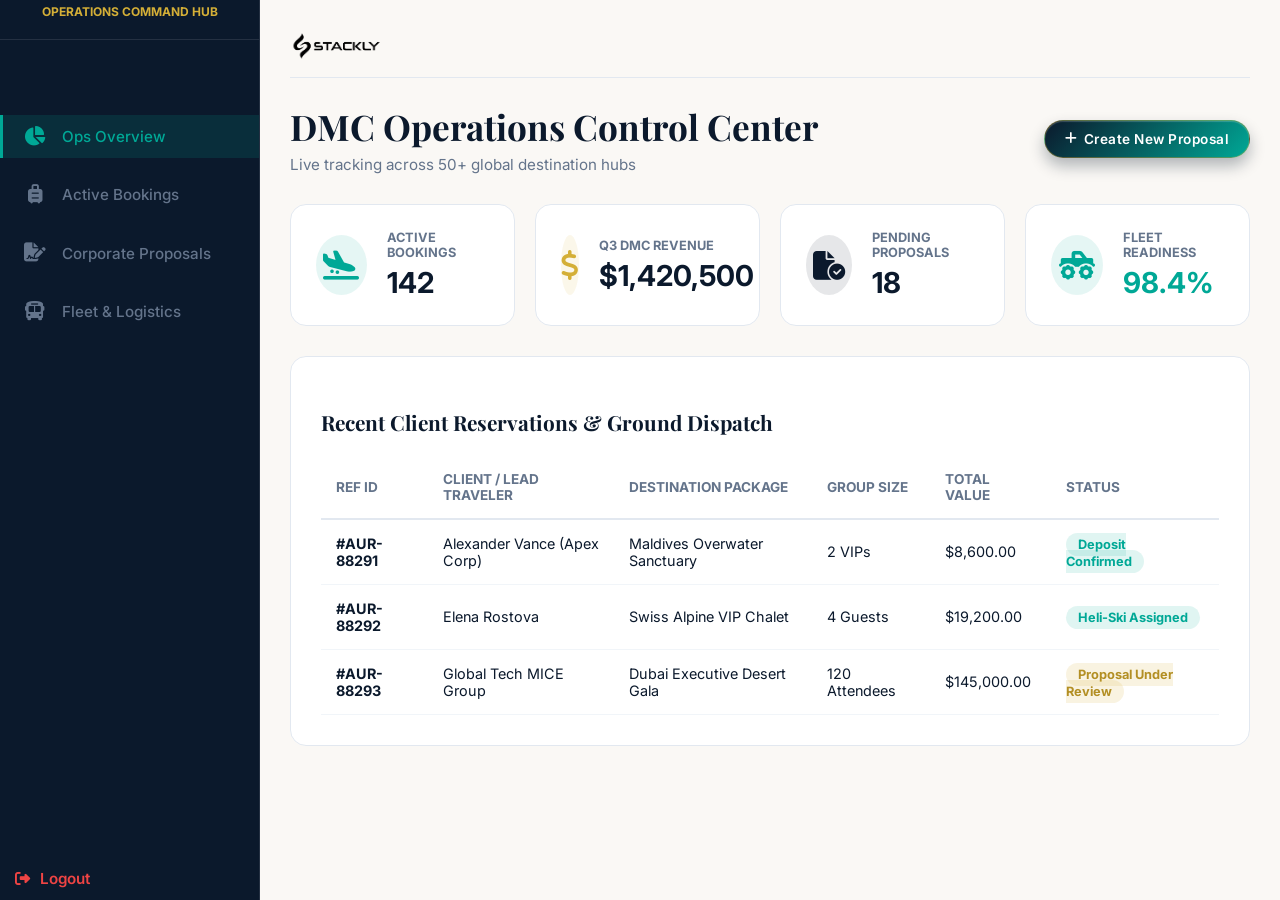
<file: admin-dashboard.html>
<!DOCTYPE html>
<html lang="en">
<head>
    <meta charset="UTF-8">
    <meta name="viewport" content="width=device-width, initial-scale=1.0">
    <meta name="description" content="Aura Destination Management - Global Operations & DMC Admin Dashboard.">
    <title>DMC Operations Dashboard | Aura Destination Management</title>
    
    <!-- Fonts & Icons -->
    <link href="https://cdnjs.cloudflare.com/ajax/libs/font-awesome/6.4.0/css/all.min.css" rel="stylesheet">
    <link href="https://unpkg.com/aos@2.3.1/dist/aos.css" rel="stylesheet">
    
    <!-- Dashboard CSS -->
    <link rel="stylesheet" href="assets/css/dashboard-shared.css">
    <link rel="stylesheet" href="assets/css/header.css">
    <link rel="stylesheet" href="assets/css/candy.css">
    <link rel="stylesheet" href="assets/css/responsive-fixes.css">
    <script src="assets/js/header.js"></script>

    <style>
        .grid-4 { display: grid; grid-template-columns: repeat(auto-fit, minmax(220px, 1fr)); gap: 20px; margin-bottom: 30px; }
        .grid-2 { display: grid; grid-template-columns: repeat(auto-fit, minmax(400px, 1fr)); gap: 20px; margin-bottom: 30px; }
        
        .stat-card { display: flex; align-items: center; gap: 20px; padding: 25px; background: #fff; border-radius: 16px; border: 1px solid #E2E8F0; }
        .stat-icon { width: 60px; height: 60px; border-radius: 50%; display: flex; align-items: center; justify-content: center; font-size: 1.8rem; }
        
        .data-table { width: 100%; border-collapse: collapse; text-align: left; }
        .data-table th { padding: 15px; border-bottom: 2px solid #E2E8F0; color: #64748B; font-weight: 700; font-size: 0.85rem; text-transform: uppercase; }
        .data-table td { padding: 15px; border-bottom: 1px solid #F1F5F9; font-size: 0.9rem; color: #0B192C; }
        
        .status-badge { padding: 4px 12px; border-radius: 20px; font-size: 0.8rem; font-weight: 700; }
        .status-success { background: rgba(0,168,150,0.12); color: #00A896; }
        .status-warning { background: rgba(212,175,55,0.15); color: #B38F24; }
    </style>
</head>
<body>

    <div class="dashboard-layout" style="display: flex;">
        
        <!-- Sidebar -->
        <aside class="sidebar" id="sidebar">
            <div style="padding-bottom: 20px; text-align: center; border-bottom: 1px solid rgba(255,255,255,0.1);">
               
                <div style="font-size: 0.75rem; color: #D4AF37; margin-top: 4px; font-weight: 700; text-transform: uppercase;">Operations Command Hub</div>
            </div>

            <nav class="sidebar-nav" style="margin-top: 25px; display: flex; flex-direction: column; gap: 10px;">
                <a href="404.html" class="nav-item active"><i class="fa-solid fa-chart-pie"></i> <span>Ops Overview</span></a>
                <a href="404.html" class="nav-item"><i class="fa-solid fa-suitcase-rolling"></i> <span>Active Bookings</span></a>
                <a href="404.html" class="nav-item"><i class="fa-solid fa-file-signature"></i> <span>Corporate Proposals</span></a>
                <a href="404.html" class="nav-item"><i class="fa-solid fa-bus"></i> <span>Fleet & Logistics</span></a>
            </nav>
            
            <div style="margin-top: auto; padding-top: 40px;">
                <a href="login.html" style="color: #EF4444; text-decoration: none; display: flex; align-items: center; gap: 10px; padding: 12px 15px; font-weight: 600;"><i class="fa-solid fa-right-from-bracket"></i> <span> Logout</span></a>
            </div>
        </aside>

        <!-- Main Content -->
        <main class="main-wrapper">
            
            <!-- Top Dashboard Bar -->
            <div style="display: flex; justify-content: space-between; align-items: center; margin-bottom: 25px; padding-bottom: 15px; border-bottom: 1px solid #E2E8F0;">
                <div style="display: flex; align-items: center; gap: 12px;">
                    <button class="sidebar-toggle" id="sidebarToggle" aria-label="Toggle Portal Navigation">
                        <i class="fa-solid fa-bars"></i>
                    </button>
                    <a href="admin-dashboard.html" style="display:flex; align-items:center; text-decoration: none;">
                        <img src="images/stackly_logo.webp" alt="Aura DMC Logo" style="height: 32px; width: auto; object-fit: contain;">
                    </a>
                </div>
            </div>

            <div style="display: flex; justify-content: space-between; align-items: center; margin-bottom: 30px; flex-wrap: wrap; gap: 15px;">
                <div>
                    <h1 style="font-family: 'Playfair Display', serif; font-size: 2.2rem; color: #0B192C; margin: 0 0 5px 0;">DMC Operations Control Center</h1>
                    <p style="color: #64748B; margin: 0;" id="adminSubHeading">Live tracking across 50+ global destination hubs</p>
                </div>
                <a href="404.html" class="btn-candy" style="padding: 10px 20px; font-size: 0.85rem;"><i class="fa-solid fa-plus" style="margin-right: 6px;"></i> Create New Proposal</a>
            </div>

            <div class="grid-4">
                <div class="stat-card" data-aos="fade-up">
                    <div class="stat-icon" style="background: rgba(0,168,150,0.1); color: #00A896;"><i class="fa-solid fa-plane-arrival"></i></div>
                    <div>
                        <h4 style="margin:0 0 5px 0; color: #64748B; font-size: 0.8rem; text-transform: uppercase;">Active Bookings</h4>
                        <h2 style="margin:0; font-size: 1.8rem; color: #0B192C;">142</h2>
                    </div>
                </div>

                <div class="stat-card" data-aos="fade-up" data-aos-delay="100">
                    <div class="stat-icon" style="background: rgba(212,175,55,0.1); color: #D4AF37;"><i class="fa-solid fa-dollar-sign"></i></div>
                    <div>
                        <h4 style="margin:0 0 5px 0; color: #64748B; font-size: 0.8rem; text-transform: uppercase;">Q3 DMC Revenue</h4>
                        <h2 style="margin:0; font-size: 1.8rem; color: #0B192C;">$1,420,500</h2>
                    </div>
                </div>

                <div class="stat-card" data-aos="fade-up" data-aos-delay="200">
                    <div class="stat-icon" style="background: rgba(11,25,44,0.1); color: #0B192C;"><i class="fa-solid fa-file-circle-check"></i></div>
                    <div>
                        <h4 style="margin:0 0 5px 0; color: #64748B; font-size: 0.8rem; text-transform: uppercase;">Pending Proposals</h4>
                        <h2 style="margin:0; font-size: 1.8rem; color: #0B192C;">18</h2>
                    </div>
                </div>

                <div class="stat-card" data-aos="fade-up" data-aos-delay="300">
                    <div class="stat-icon" style="background: rgba(0,168,150,0.1); color: #00A896;"><i class="fa-solid fa-truck-monster"></i></div>
                    <div>
                        <h4 style="margin:0 0 5px 0; color: #64748B; font-size: 0.8rem; text-transform: uppercase;">Fleet Readiness</h4>
                        <h2 style="margin:0; font-size: 1.8rem; color: #00A896;">98.4%</h2>
                    </div>
                </div>
            </div>

            <!-- Recent Bookings Table -->
            <div style="background: #fff; padding: 30px; border-radius: 16px; border: 1px solid #E2E8F0;" data-aos="fade-up">
                <h3 style="font-family: 'Playfair Display', serif; font-size: 1.3rem; color: #0B192C; margin-bottom: 20px;">Recent Client Reservations & Ground Dispatch</h3>
                
                <div style="overflow-x: auto;">
                    <table class="data-table">
                        <thead>
                            <tr>
                                <th>Ref ID</th>
                                <th>Client / Lead Traveler</th>
                                <th>Destination Package</th>
                                <th>Group Size</th>
                                <th>Total Value</th>
                                <th>Status</th>
                            </tr>
                        </thead>
                        <tbody>
                            <tr>
                                <td><strong>#AUR-88291</strong></td>
                                <td>Alexander Vance (Apex Corp)</td>
                                <td>Maldives Overwater Sanctuary</td>
                                <td>2 VIPs</td>
                                <td>$8,600.00</td>
                                <td><span class="status-badge status-success">Deposit Confirmed</span></td>
                            </tr>
                            <tr>
                                <td><strong>#AUR-88292</strong></td>
                                <td>Elena Rostova</td>
                                <td>Swiss Alpine VIP Chalet</td>
                                <td>4 Guests</td>
                                <td>$19,200.00</td>
                                <td><span class="status-badge status-success">Heli-Ski Assigned</span></td>
                            </tr>
                            <tr>
                                <td><strong>#AUR-88293</strong></td>
                                <td>Global Tech MICE Group</td>
                                <td>Dubai Executive Desert Gala</td>
                                <td>120 Attendees</td>
                                <td>$145,000.00</td>
                                <td><span class="status-badge status-warning">Proposal Under Review</span></td>
                            </tr>
                        </tbody>
                    </table>
                </div>
            </div>

        </main>
    </div>

    <!-- AOS JS -->
    <script src="https://unpkg.com/aos@2.3.1/dist/aos.js"></script>
    <script>
        AOS.init({ duration: 800, once: true });
        
        (function() {
            var givenEmail = localStorage.getItem('aura_user_email');
            if (givenEmail) {
                var subEl = document.getElementById('adminSubHeading');
                if (subEl) subEl.textContent = 'Signed in as: ' + givenEmail + ' • Live tracking across 50+ global hubs';
            }
        })();
    </script>
    <!-- Shared Dashboard JS -->
    <script src="assets/js/dashboard-shared.js"></script>
</body>
</html>
</file>
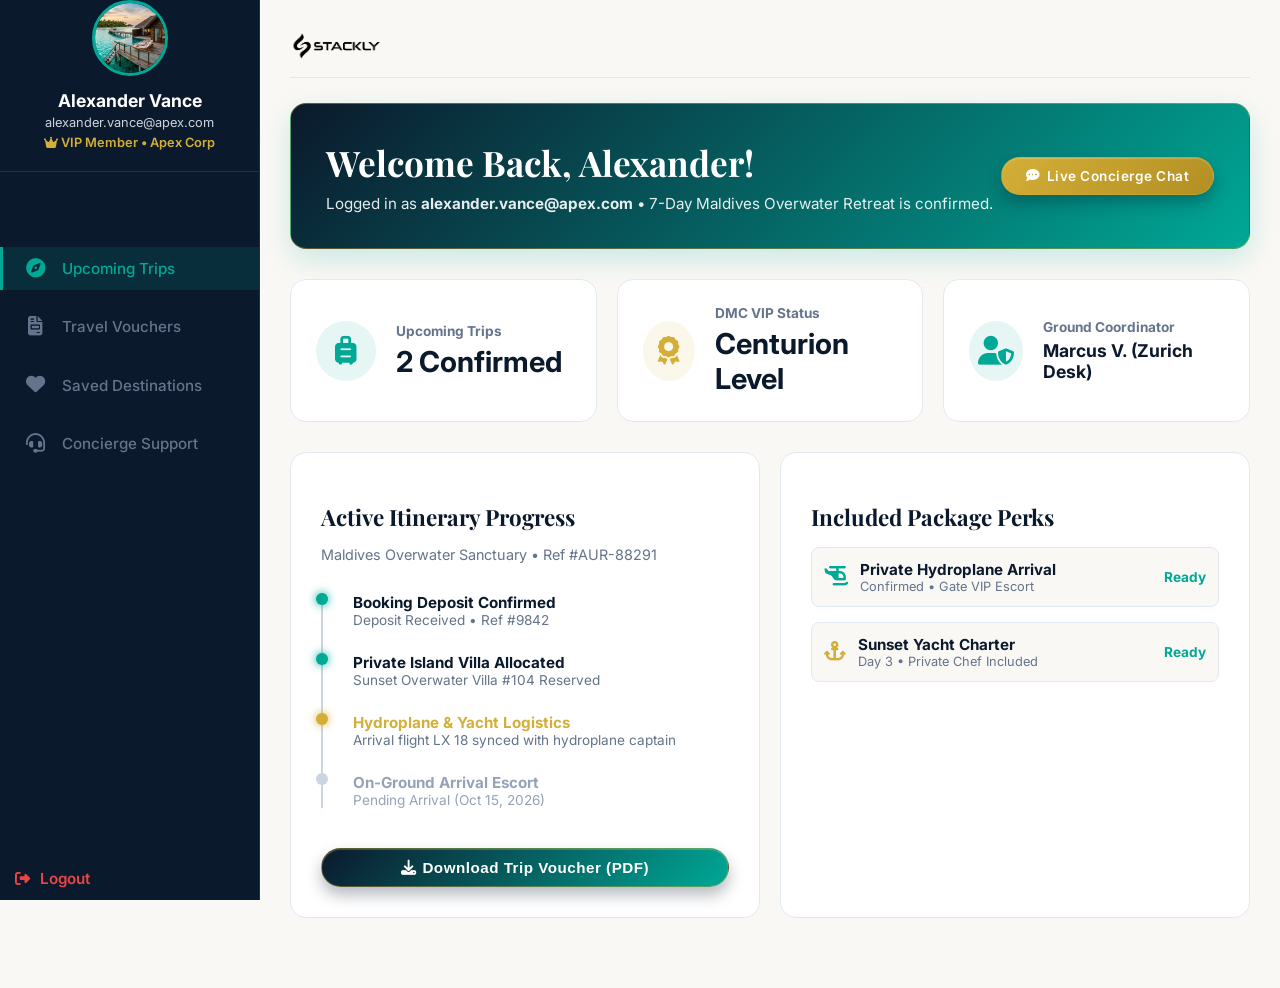
<file: dashboard.html>
<!DOCTYPE html>
<html lang="en">
<head>
    <meta charset="UTF-8">
    <meta name="viewport" content="width=device-width, initial-scale=1.0">
    <meta name="description" content="Aura Destination Management - Traveler & Client Portal for itinerary timelines, vouchers, and live concierge.">
    <title>Traveler Portal | Aura Destination Management</title>
    
    <!-- Fonts & Icons -->
    <link href="https://cdnjs.cloudflare.com/ajax/libs/font-awesome/6.4.0/css/all.min.css" rel="stylesheet">
    <link href="https://unpkg.com/aos@2.3.1/dist/aos.css" rel="stylesheet">
    
    <!-- Dashboard CSS -->
    <link rel="stylesheet" href="assets/css/dashboard-shared.css">
    <link rel="stylesheet" href="assets/css/header.css">
    <link rel="stylesheet" href="assets/css/candy.css">
    <link rel="stylesheet" href="assets/css/responsive-fixes.css">
    <script src="assets/js/header.js"></script>

    <style>
        .welcome-banner {
            display: flex; justify-content: space-between; align-items: center;
            background: linear-gradient(135deg, #0B192C 0%, #00A896 100%);
            color: #fff; padding: 35px; border-radius: 16px; margin-bottom: 30px;
            box-shadow: 0 10px 30px rgba(0,168,150,0.2); position: relative; overflow: hidden;
            border: 1px solid rgba(212,175,55,0.4);
        }
        
        .grid-3 { display: grid; grid-template-columns: repeat(auto-fit, minmax(280px, 1fr)); gap: 20px; margin-bottom: 30px; }
        .grid-2 { display: grid; grid-template-columns: repeat(auto-fit, minmax(360px, 1fr)); gap: 20px; margin-bottom: 30px; }
        
        .stat-card { display: flex; align-items: center; gap: 20px; background: #fff; padding: 25px; border-radius: 16px; border: 1px solid #E2E8F0; }
        .stat-icon { width: 60px; height: 60px; border-radius: 50%; background: rgba(0,168,150,0.1); color: #00A896; display: flex; align-items: center; justify-content: center; font-size: 1.8rem; }
        
        .tracking-timeline { position: relative; margin: 30px 0 10px 0; padding-left: 30px; border-left: 2px solid #CBD5E1; }
        .tracking-step { position: relative; margin-bottom: 25px; }
        .tracking-step::before { content: ''; position: absolute; left: -37px; top: 0; width: 12px; height: 12px; border-radius: 50%; background: #CBD5E1; }
        .tracking-step.done::before { background: #00A896; box-shadow: 0 0 10px #00A896; }
        .tracking-step.active::before { background: #D4AF37; box-shadow: 0 0 10px #D4AF37; }
    </style>
</head>
<body>

    <div class="dashboard-layout" style="display: flex;">
        
        <!-- Sidebar -->
        <aside class="sidebar" id="sidebar">
            <div style="padding-bottom: 20px; text-align: center; border-bottom: 1px solid rgba(255,255,255,0.1);">
                <img src="images/dest_maldives.webp" alt="Profile" style="width: 70px; height: 70px; border-radius: 50%; object-fit: cover; border: 3px solid #00A896; margin-bottom: 10px;">
                <h3 style="margin: 0; font-size: 1.1rem; color: #fff;" id="userProfileName">Alexander Vance</h3>
                <span style="font-size: 0.8rem; color: #CBD5E1; display: block; margin-top: 4px;" id="userProfileEmail">alexander.vance@apex.com</span>
                <span style="font-size: 0.8rem; color: #D4AF37; font-weight: 600; margin-top: 5px; display: inline-block;"><i class="fa-solid fa-crown"></i> VIP Member &bull; Apex Corp</span>
            </div>

            <nav class="sidebar-nav" style="margin-top: 25px; display: flex; flex-direction: column; gap: 10px;">
                <a href="404.html" class="nav-item active"><i class="fa-solid fa-compass"></i> <span>Upcoming Trips</span></a>
                <a href="404.html" class="nav-item"><i class="fa-solid fa-file-invoice"></i> <span>Travel Vouchers</span></a>
                <a href="404.html" class="nav-item"><i class="fa-solid fa-heart"></i> <span>Saved Destinations</span></a>
                <a href="404.html" class="nav-item"><i class="fa-solid fa-headset"></i> <span>Concierge Support</span></a>
            </nav>
            
            <div style="margin-top: auto; padding-top: 40px;">
                <a href="login.html" style="color: #EF4444; text-decoration: none; display: flex; align-items: center; gap: 10px; padding: 12px 15px; font-weight: 600;"><i class="fa-solid fa-right-from-bracket"></i> <span>Logout</span></a>
            </div>
        </aside>

        <!-- Main Content -->
        <main class="main-wrapper">
            
            <!-- Top Dashboard Bar -->
            <div style="display: flex; justify-content: space-between; align-items: center; margin-bottom: 25px; padding-bottom: 15px; border-bottom: 1px solid #E2E8F0;">
                <div style="display: flex; align-items: center; gap: 12px;">
                    <button class="sidebar-toggle" id="sidebarToggle" aria-label="Toggle Portal Navigation">
                        <i class="fa-solid fa-bars"></i>
                    </button>
                    <a href="dashboard.html" style="display:flex; align-items:center; text-decoration: none;">
                        <img src="images/stackly_logo.webp" alt="Aura DMC Logo" style="height: 32px; width: auto; object-fit: contain;">
                    </a>
                </div>
            </div>

            <div class="welcome-banner" data-aos="fade-up">
                <div>
                    <h1 style="margin: 0 0 8px 0; font-family: 'Playfair Display', serif; font-size: 2.2rem;" id="userWelcomeTitle">Welcome Back, Alexander!</h1>
                    <p style="margin: 0; opacity: 0.9;" id="userWelcomeDesc">Logged in as <strong id="userDisplayEmail">alexander.vance@apex.com</strong> &bull; 7-Day Maldives Overwater Retreat is confirmed.</p>
                </div>
                <div style="text-align: right;">
                    <a href="404.html" class="btn-candy" style="background: linear-gradient(135deg, #D4AF37, #B38F24); font-size: 0.85rem;"><i class="fa-solid fa-comment-dots" style="margin-right: 6px;"></i> Live Concierge Chat</a>
                </div>
            </div>

                <div class="grid-3">
                    <div class="stat-card" data-aos="fade-up" data-aos-delay="100">
                        <div class="stat-icon"><i class="fa-solid fa-suitcase-rolling"></i></div>
                        <div>
                            <h4 style="margin:0 0 5px 0; color: #64748B; font-size: 0.85rem;">Upcoming Trips</h4>
                            <h2 style="margin:0; font-size: 1.8rem; color: #0B192C;">2 Confirmed</h2>
                        </div>
                    </div>
                    <div class="stat-card" data-aos="fade-up" data-aos-delay="200">
                        <div class="stat-icon" style="color: #D4AF37; background: rgba(212,175,55,0.1);"><i class="fa-solid fa-award"></i></div>
                        <div>
                            <h4 style="margin:0 0 5px 0; color: #64748B; font-size: 0.85rem;">DMC VIP Status</h4>
                            <h2 style="margin:0; font-size: 1.8rem; color: #0B192C;">Centurion Level</h2>
                        </div>
                    </div>
                    <div class="stat-card" data-aos="fade-up" data-aos-delay="300">
                        <div class="stat-icon" style="color: #00A896;"><i class="fa-solid fa-user-shield"></i></div>
                        <div>
                            <h4 style="margin:0 0 5px 0; color: #64748B; font-size: 0.85rem;">Ground Coordinator</h4>
                            <h2 style="margin:0; font-size: 1.1rem; color: #0B192C;">Marcus V. (Zurich Desk)</h2>
                        </div>
                    </div>
                </div>

                <div class="grid-2">
                    <!-- Itinerary Status -->
                    <div style="background: #fff; padding: 30px; border-radius: 16px; border: 1px solid #E2E8F0;" data-aos="fade-up">
                        <h2 style="font-family: 'Playfair Display', serif; font-size: 1.4rem; color: #0B192C; margin-bottom: 5px;">Active Itinerary Progress</h2>
                        <p style="color: #64748B; font-size: 0.9rem;">Maldives Overwater Sanctuary &bull; Ref #AUR-88291</p>
                        
                        <div class="tracking-timeline">
                            <div class="tracking-step done">
                                <div style="font-weight: 700; color: #0B192C;">Booking Deposit Confirmed</div>
                                <div style="font-size: 0.85rem; color: #64748B;">Deposit Received &bull; Ref #9842</div>
                            </div>
                            <div class="tracking-step done">
                                <div style="font-weight: 700; color: #0B192C;">Private Island Villa Allocated</div>
                                <div style="font-size: 0.85rem; color: #64748B;">Sunset Overwater Villa #104 Reserved</div>
                            </div>
                            <div class="tracking-step active">
                                <div style="font-weight: 700; color: #D4AF37;">Hydroplane & Yacht Logistics</div>
                                <div style="font-size: 0.85rem; color: #64748B;">Arrival flight LX 18 synced with hydroplane captain</div>
                            </div>
                            <div class="tracking-step">
                                <div style="font-weight: 700; color: #94A3B8;">On-Ground Arrival Escort</div>
                                <div style="font-size: 0.85rem; color: #94A3B8;">Pending Arrival (Oct 15, 2026)</div>
                            </div>
                        </div>
                        <button class="btn-candy" style="width: 100%; justify-content: center; margin-top: 15px;"><i class="fa-solid fa-download" style="margin-right: 6px;"></i> Download Trip Voucher (PDF)</button>
                    </div>

                    <!-- Travel Vouchers & Add-ons -->
                    <div style="background: #fff; padding: 30px; border-radius: 16px; border: 1px solid #E2E8F0;" data-aos="fade-up" data-aos-delay="100">
                        <h2 style="font-family: 'Playfair Display', serif; font-size: 1.4rem; color: #0B192C; margin-bottom: 15px;">Included Package Perks</h2>
                        
                        <div style="display: flex; flex-direction: column; gap: 15px;">
                            <div style="display: flex; justify-content: space-between; align-items: center; padding: 12px; background: #FAF8F5; border-radius: 8px; border: 1px solid #E2E8F0;">
                                <div style="display: flex; align-items: center; gap: 12px;">
                                    <i class="fa-solid fa-helicopter" style="color: #00A896; font-size: 1.2rem;"></i>
                                    <div>
                                        <div style="font-weight: 700; font-size: 0.95rem; color: #0B192C;">Private Hydroplane Arrival</div>
                                        <div style="font-size: 0.8rem; color: #64748B;">Confirmed &bull; Gate VIP Escort</div>
                                    </div>
                                </div>
                                <span style="color: #00A896; font-weight: 700; font-size: 0.85rem;">Ready</span>
                            </div>

                            <div style="display: flex; justify-content: space-between; align-items: center; padding: 12px; background: #FAF8F5; border-radius: 8px; border: 1px solid #E2E8F0;">
                                <div style="display: flex; align-items: center; gap: 12px;">
                                    <i class="fa-solid fa-anchor" style="color: #D4AF37; font-size: 1.2rem;"></i>
                                    <div>
                                        <div style="font-weight: 700; font-size: 0.95rem; color: #0B192C;">Sunset Yacht Charter</div>
                                        <div style="font-size: 0.8rem; color: #64748B;">Day 3 &bull; Private Chef Included</div>
                                    </div>
                                </div>
                                <span style="color: #00A896; font-weight: 700; font-size: 0.85rem;">Ready</span>
                            </div>
                        </div>
                    </div>
                </div>

        </main>
    </div>

    <!-- AOS JS -->
    <script src="https://unpkg.com/aos@2.3.1/dist/aos.js"></script>
    <script>
        AOS.init({ duration: 800, once: true });

        // Dynamic rendering of given email from login/signup
        (function() {
            var givenEmail = localStorage.getItem('aura_user_email');
            if (givenEmail) {
                var emailEl = document.getElementById('userProfileEmail');
                var displayEmailEl = document.getElementById('userDisplayEmail');
                var nameEl = document.getElementById('userProfileName');
                var welcomeEl = document.getElementById('userWelcomeTitle');
                
                var namePart = givenEmail.split('@')[0];
                var formattedName = namePart.replace(/[._-]/g, ' ').replace(/\b\w/g, function(l){ return l.toUpperCase(); });
                
                if (emailEl) emailEl.textContent = givenEmail;
                if (displayEmailEl) displayEmailEl.textContent = givenEmail;
                if (nameEl) nameEl.textContent = formattedName;
                if (welcomeEl) welcomeEl.textContent = 'Welcome Back, ' + formattedName + '!';
            }
        })();
    </script>
    <!-- Shared Dashboard JS -->
    <script src="assets/js/dashboard-shared.js"></script>
</body>
</html>
</file>
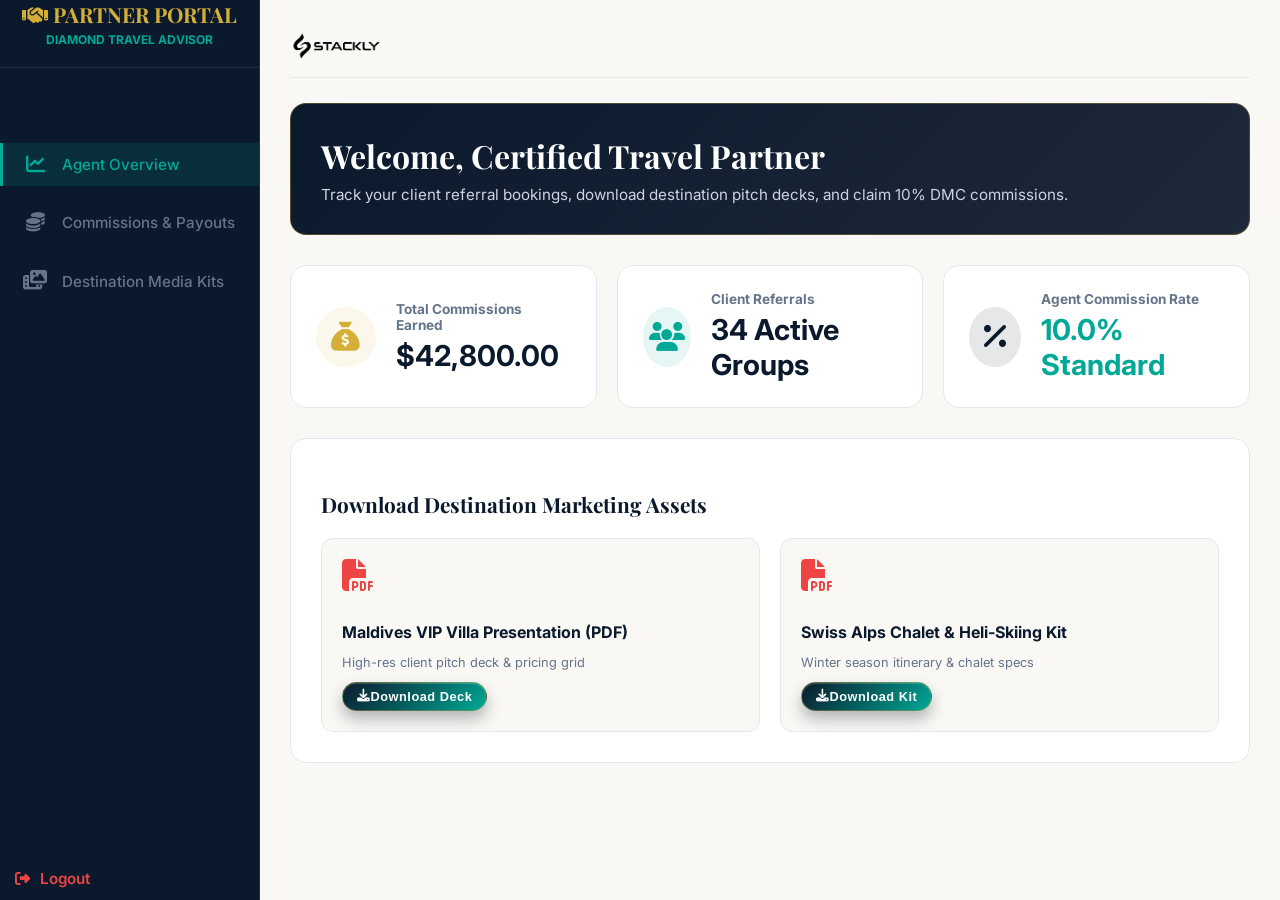
<file: influencer-dashboard.html>
<!DOCTYPE html>
<html lang="en">
<head>
    <meta charset="UTF-8">
    <meta name="viewport" content="width=device-width, initial-scale=1.0">
    <meta name="description" content="Aura Destination Management - Travel Agent & Partner Portal for commissions, referral links, and marketing media kits.">
    <title>Travel Agent Portal | Aura Destination Management</title>
    
    <!-- Fonts & Icons -->
    <link href="https://cdnjs.cloudflare.com/ajax/libs/font-awesome/6.4.0/css/all.min.css" rel="stylesheet">
    <link href="https://unpkg.com/aos@2.3.1/dist/aos.css" rel="stylesheet">
    
    <!-- Dashboard CSS -->
    <link rel="stylesheet" href="assets/css/dashboard-shared.css">
    <link rel="stylesheet" href="assets/css/header.css">
    <link rel="stylesheet" href="assets/css/candy.css">
    <link rel="stylesheet" href="assets/css/responsive-fixes.css">
    <script src="assets/js/header.js"></script>

    <style>
        .grid-3 { display: grid; grid-template-columns: repeat(auto-fit, minmax(280px, 1fr)); gap: 20px; margin-bottom: 30px; }
        .stat-card { display: flex; align-items: center; gap: 20px; padding: 25px; background: #fff; border-radius: 16px; border: 1px solid #E2E8F0; }
        .stat-icon { width: 60px; height: 60px; border-radius: 50%; display: flex; align-items: center; justify-content: center; font-size: 1.8rem; }
    </style>
</head>
<body>

    <div class="dashboard-layout" style="display: flex;">
        
        <!-- Sidebar -->
        <aside class="sidebar" id="sidebar">
            <div style="padding-bottom: 20px; text-align: center; border-bottom: 1px solid rgba(255,255,255,0.1);">
                <span style="font-family: 'Playfair Display', serif; font-weight: 700; font-size: 1.3rem; color: #D4AF37;"><i class="fa-solid fa-handshake"></i> PARTNER PORTAL</span>
                <div style="font-size: 0.75rem; color: #00A896; margin-top: 4px; font-weight: 700; text-transform: uppercase;">Diamond Travel Advisor</div>
            </div>

            <nav class="sidebar-nav" style="margin-top: 25px; display: flex; flex-direction: column; gap: 10px;">
                <a href="404.html" class="nav-item active"><i class="fa-solid fa-chart-line"></i> <span>Agent Overview</span></a>
                <a href="404.html" class="nav-item"><i class="fa-solid fa-coins"></i> <span>Commissions & Payouts</span></a>
                <a href="404.html" class="nav-item"><i class="fa-solid fa-photo-film"></i> <span>Destination Media Kits</span></a>
            </nav>
            
            <div style="margin-top: auto; padding-top: 40px;">
                <a href="login.html" style="color: #EF4444; text-decoration: none; display: flex; align-items: center; gap: 10px; padding: 12px 15px; font-weight: 600;"><i class="fa-solid fa-right-from-bracket"></i> <span>Logout</span></a>
            </div>
        </aside>

        <!-- Main Content -->
        <main class="main-wrapper">
            
            <!-- Top Dashboard Bar -->
            <div style="display: flex; justify-content: space-between; align-items: center; margin-bottom: 25px; padding-bottom: 15px; border-bottom: 1px solid #E2E8F0;">
                <div style="display: flex; align-items: center; gap: 12px;">
                    <button class="sidebar-toggle" id="sidebarToggle" aria-label="Toggle Portal Navigation">
                        <i class="fa-solid fa-bars"></i>
                    </button>
                    <a href="influencer-dashboard.html" style="display:flex; align-items:center; text-decoration: none;">
                        <img src="images/stackly_logo.webp" alt="Aura DMC Logo" style="height: 32px; width: auto; object-fit: contain;">
                    </a>
                </div>
            </div>

            <div style="background: linear-gradient(135deg, #0B192C, #1E293B); color: #fff; padding: 30px; border-radius: 16px; margin-bottom: 30px; border: 1px solid rgba(212,175,55,0.3);" data-aos="fade-up">
                <h1 style="font-family: 'Playfair Display', serif; font-size: 2rem; margin: 0 0 8px 0;">Welcome, Certified Travel Partner</h1>
                <p style="color: #CBD5E1; margin: 0;">Track your client referral bookings, download destination pitch decks, and claim 10% DMC commissions.</p>
            </div>

            <div class="grid-3">
                <div class="stat-card" data-aos="fade-up">
                    <div class="stat-icon" style="background: rgba(212,175,55,0.1); color: #D4AF37;"><i class="fa-solid fa-sack-dollar"></i></div>
                    <div>
                        <h4 style="margin:0 0 5px 0; color: #64748B; font-size: 0.85rem;">Total Commissions Earned</h4>
                        <h2 style="margin:0; font-size: 1.8rem; color: #0B192C;">$42,800.00</h2>
                    </div>
                </div>

                <div class="stat-card" data-aos="fade-up" data-aos-delay="100">
                    <div class="stat-icon" style="background: rgba(0,168,150,0.1); color: #00A896;"><i class="fa-solid fa-users"></i></div>
                    <div>
                        <h4 style="margin:0 0 5px 0; color: #64748B; font-size: 0.85rem;">Client Referrals</h4>
                        <h2 style="margin:0; font-size: 1.8rem; color: #0B192C;">34 Active Groups</h2>
                    </div>
                </div>

                <div class="stat-card" data-aos="fade-up" data-aos-delay="200">
                    <div class="stat-icon" style="background: rgba(11,25,44,0.1); color: #0B192C;"><i class="fa-solid fa-percent"></i></div>
                    <div>
                        <h4 style="margin:0 0 5px 0; color: #64748B; font-size: 0.85rem;">Agent Commission Rate</h4>
                        <h2 style="margin:0; font-size: 1.8rem; color: #00A896;">10.0% Standard</h2>
                    </div>
                </div>
            </div>

            <!-- Media Kit Downloads -->
            <div style="background: #fff; padding: 30px; border-radius: 16px; border: 1px solid #E2E8F0;" data-aos="fade-up">
                <h3 style="font-family: 'Playfair Display', serif; font-size: 1.3rem; color: #0B192C; margin-bottom: 20px;">Download Destination Marketing Assets</h3>
                
                <div style="display: grid; grid-template-columns: repeat(auto-fit, minmax(260px, 1fr)); gap: 20px;">
                    <div style="background: #FAF8F5; padding: 20px; border-radius: 12px; border: 1px solid #E2E8F0;">
                        <i class="fa-solid fa-file-pdf" style="font-size: 2rem; color: #EF4444; margin-bottom: 10px;"></i>
                        <h4 style="font-size: 1rem; color: #0B192C; margin-bottom: 5px;">Maldives VIP Villa Presentation (PDF)</h4>
                        <p style="font-size: 0.8rem; color: #64748B; margin-bottom: 12px;">High-res client pitch deck & pricing grid</p>
                        <button class="btn-candy" style="padding: 6px 14px; font-size: 0.8rem;"><i class="fa-solid fa-download"></i> Download Deck</button>
                    </div>

                    <div style="background: #FAF8F5; padding: 20px; border-radius: 12px; border: 1px solid #E2E8F0;">
                        <i class="fa-solid fa-file-pdf" style="font-size: 2rem; color: #EF4444; margin-bottom: 10px;"></i>
                        <h4 style="font-size: 1rem; color: #0B192C; margin-bottom: 5px;">Swiss Alps Chalet & Heli-Skiing Kit</h4>
                        <p style="font-size: 0.8rem; color: #64748B; margin-bottom: 12px;">Winter season itinerary & chalet specs</p>
                        <button class="btn-candy" style="padding: 6px 14px; font-size: 0.8rem;"><i class="fa-solid fa-download"></i> Download Kit</button>
                    </div>
                </div>
            </div>

        </main>
    </div>

    <!-- AOS JS -->
    <script src="https://unpkg.com/aos@2.3.1/dist/aos.js"></script>
    <script>
        AOS.init({ duration: 800, once: true });
    </script>
    <!-- Shared Dashboard JS -->
    <script src="assets/js/dashboard-shared.js"></script>
</body>
</html>
</file>
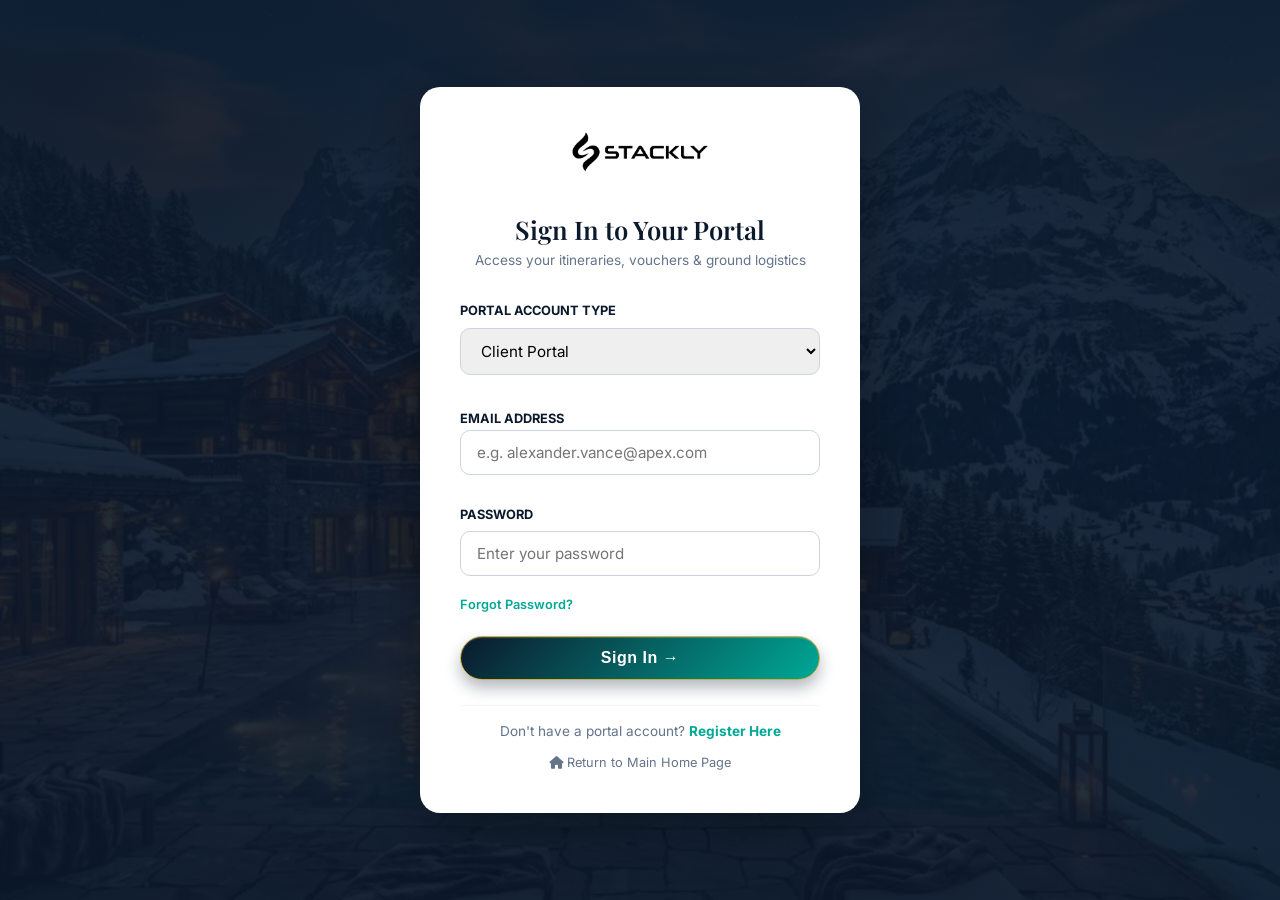
<file: login.html>
<!DOCTYPE html>
<html lang="en">
<head>
    <meta charset="UTF-8">
    <meta name="viewport" content="width=device-width, initial-scale=1.0">
    <meta name="description" content="Aura Destination Management - Portal Sign In">
    <title>Sign In | Aura Destination Management</title>
    
    <!-- Google Fonts -->
    <link rel="preconnect" href="https://fonts.googleapis.com">
    <link rel="preconnect" href="https://fonts.gstatic.com" crossorigin>
    <link href="https://fonts.googleapis.com/css2?family=Inter:wght@300;400;500;600;700&family=Playfair+Display:ital,wght@0,400;0,600;0,700;1,400&display=swap" rel="stylesheet">
    
    <!-- Font Awesome -->
    <link rel="stylesheet" href="https://cdnjs.cloudflare.com/ajax/libs/font-awesome/6.4.0/css/all.min.css">
    
    <!-- Custom CSS -->
    <link rel="stylesheet" href="assets/css/style.css?v=3">
    <link rel="stylesheet" href="assets/css/candy.css">
    <link rel="stylesheet" href="assets/css/responsive-fixes.css">
    <script src="assets/js/header.js"></script>
    <link rel="stylesheet" href="assets/css/header.css">

    <style>
        .auth-container {
            min-height: 100vh;
            display: flex;
            align-items: center;
            justify-content: center;
            background: linear-gradient(rgba(11,25,44,0.9), rgba(11,25,44,0.9)), url('images/dest_swiss.webp') center/cover no-repeat;
            padding: 20px;
        }

        .auth-card {
            background: #fff;
            width: 100%;
            max-width: 440px;
            padding: 40px;
            border-radius: 20px;
            box-shadow: 0 20px 50px rgba(0,0,0,0.3);
            text-align: center;
        }

        .auth-input {
            width: 100%;
            padding: 12px 16px;
            border-radius: 10px;
            border: 1px solid #CBD5E1;
            margin-bottom: 15px;
            font-family: 'Inter', sans-serif;
            font-size: 0.95rem;
        }
    </style>
</head>
<body>

    <div class="auth-container">
        <div class="auth-card">
            <div style="margin-bottom: 25px;">
                <a href="index.html" style="display: inline-block;">
                    <img src="images/stackly_logo.webp" alt="Aura DMC Logo" style="height: 50px; width: auto; object-fit: contain; margin-bottom: 10px;">
                </a>
                <h2 style="font-family: 'Playfair Display', serif; font-size: 1.6rem; color: #0B192C; margin-top: 15px;">Sign In to Your Portal</h2>
                <p style="color: #64748B; font-size: 0.85rem;">Access your itineraries, vouchers & ground logistics</p>
            </div>

            <form onsubmit="handleLogin(event)">
                <div style="text-align: left; margin-bottom: 15px;">
                    <label style="font-size: 0.8rem; font-weight: 700; color: #0B192C; text-transform: uppercase;">Portal Account Type</label>
                    <select class="auth-input" style="margin-top: 5px;" id="portalType">
                        <option value="client">Client Portal</option>
                        <option value="admin">Admin Operations Command</option>
                    </select>
                </div>

                <div style="text-align: left; margin-bottom: 15px;">
                    <label style="font-size: 0.8rem; font-weight: 700; color: #0B192C; text-transform: uppercase;">Email Address</label>
                    <input type="email" id="loginEmail" class="auth-input" placeholder="e.g. alexander.vance@apex.com" required>
                </div>

                <div style="text-align: left; margin-bottom: 20px;">
                    <div style="display: flex; justify-content: space-between; align-items: center; margin-bottom: 5px;">
                        <label style="font-size: 0.8rem; font-weight: 700; color: #0B192C; text-transform: uppercase;">Password</label>
                    </div>
                    <input type="password" id="loginPassword" class="auth-input" placeholder="Enter your password" required>
                        <a href="404.html" style="font-size: 0.8rem; color: #00A896; text-decoration: none; font-weight: 600;">Forgot Password?</a>
                
                </div>

                <button type="submit" class="btn-candy" style="width: 100%; justify-content: center; padding: 12px; font-size: 1rem; background: linear-gradient(135deg, #0B192C, #00A896); border-color: #D4AF37;">
                    Sign In &rarr;
                </button>
            </form>

            <script>
                function handleLogin(e) {
                    e.preventDefault();
                    var emailInput = document.getElementById('loginEmail');
                    var email = emailInput ? emailInput.value.trim() : '';
                    if (email) {
                        localStorage.setItem('aura_user_email', email);
                    }
                    var p = document.getElementById('portalType').value;
                    if (p === 'admin') {
                        window.location.href = 'admin-dashboard.html';
                    } else {
                        window.location.href = 'dashboard.html';
                    }
                }
            </script>

            <div style="margin-top: 25px; border-top: 1px solid #F1F5F9; padding-top: 15px; font-size: 0.85rem; color: #64748B;">
                Don't have a portal account? <a href="signup.html" style="color: #00A896; font-weight: 700; text-decoration: none;">Register Here</a>
            </div>
            <div style="margin-top: 10px; font-size: 0.8rem;">
                <a href="index.html" style="color: #64748B; text-decoration: none;"><i class="fa-solid fa-house"></i> Return to Main Home Page</a>
            </div>
        </div>
    </div>

</body>
</html>
</file>
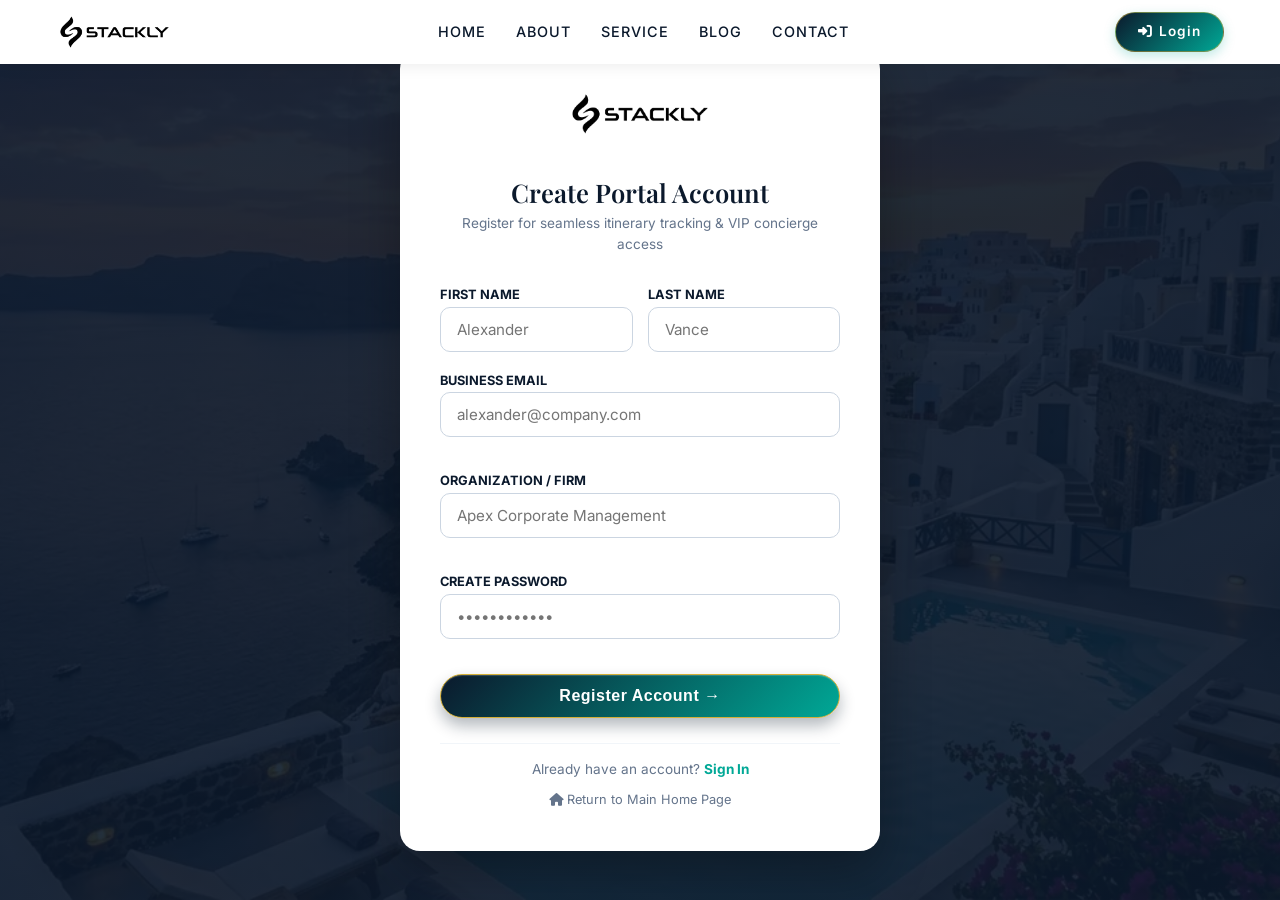
<file: signup.html>
<!DOCTYPE html>
<html lang="en">
<head>
    <meta charset="UTF-8">
    <meta name="viewport" content="width=device-width, initial-scale=1.0">
    <meta name="description" content="Aura Destination Management - Create a Portal Account">
    <title>Create Account | Aura Destination Management</title>
    
    <!-- Google Fonts -->
    <link rel="preconnect" href="https://fonts.googleapis.com">
    <link rel="preconnect" href="https://fonts.gstatic.com" crossorigin>
    <link href="https://fonts.googleapis.com/css2?family=Inter:wght@300;400;500;600;700&family=Playfair+Display:ital,wght@0,400;0,600;0,700;1,400&display=swap" rel="stylesheet">
    
    <!-- Font Awesome -->
    <link rel="stylesheet" href="https://cdnjs.cloudflare.com/ajax/libs/font-awesome/6.4.0/css/all.min.css">
    
    <!-- Custom CSS -->
    <link rel="stylesheet" href="assets/css/style.css?v=3">
    <link rel="stylesheet" href="assets/css/candy.css">
    <link rel="stylesheet" href="assets/css/responsive-fixes.css">
    <script src="assets/js/header.js"></script>
    <link rel="stylesheet" href="assets/css/header.css">

    <style>
        .auth-container {
            min-height: 100vh;
            display: flex;
            align-items: center;
            justify-content: center;
            background: linear-gradient(rgba(11,25,44,0.9), rgba(11,25,44,0.9)), url('images/dest_santorini.webp') center/cover no-repeat;
            padding: 20px;
        }

        .auth-card {
            background: #fff;
            width: 100%;
            max-width: 480px;
            padding: 40px;
            border-radius: 20px;
            box-shadow: 0 20px 50px rgba(0,0,0,0.3);
            text-align: center;
        }

        .auth-input {
            width: 100%;
            padding: 12px 16px;
            border-radius: 10px;
            border: 1px solid #CBD5E1;
            margin-bottom: 15px;
            font-family: 'Inter', sans-serif;
            font-size: 0.95rem;
        }
    </style>
</head>
<body>
    <stackly-header></stackly-header>

    <div class="auth-container">
        <div class="auth-card">
            <div style="margin-bottom: 25px;">
                <a href="index.html" style="display: inline-block;">
                    <img src="images/stackly_logo.webp" alt="Aura DMC Logo" style="height: 50px; width: auto; object-fit: contain; margin-bottom: 10px;">
                </a>
                <h2 style="font-family: 'Playfair Display', serif; font-size: 1.6rem; color: #0B192C; margin-top: 15px;">Create Portal Account</h2>
                <p style="color: #64748B; font-size: 0.85rem;">Register for seamless itinerary tracking & VIP concierge access</p>
            </div>

            <form onsubmit="handleSignup(event)">
                <div style="display: grid; grid-template-columns: 1fr 1fr; gap: 15px;">
                    <div style="text-align: left;">
                        <label style="font-size: 0.8rem; font-weight: 700; color: #0B192C; text-transform: uppercase;">First Name</label>
                        <input type="text" class="auth-input" placeholder="Alexander" required>
                    </div>
                    <div style="text-align: left;">
                        <label style="font-size: 0.8rem; font-weight: 700; color: #0B192C; text-transform: uppercase;">Last Name</label>
                        <input type="text" class="auth-input" placeholder="Vance" required>
                    </div>
                </div>

                <div style="text-align: left; margin-bottom: 15px;">
                    <label style="font-size: 0.8rem; font-weight: 700; color: #0B192C; text-transform: uppercase;">Business Email</label>
                    <input type="email" id="signupEmail" class="auth-input" placeholder="alexander@company.com" required>
                </div>

                <div style="text-align: left; margin-bottom: 15px;">
                    <label style="font-size: 0.8rem; font-weight: 700; color: #0B192C; text-transform: uppercase;">Organization / Firm</label>
                    <input type="text" class="auth-input" placeholder="Apex Corporate Management">
                </div>

                <div style="text-align: left; margin-bottom: 20px;">
                    <label style="font-size: 0.8rem; font-weight: 700; color: #0B192C; text-transform: uppercase;">Create Password</label>
                    <input type="password" class="auth-input" placeholder="••••••••••••" required>
                </div>

                <button type="submit" class="btn-candy" style="width: 100%; justify-content: center; padding: 12px; font-size: 1rem; background: linear-gradient(135deg, #0B192C, #00A896); border-color: #D4AF37;">
                    Register Account &rarr;
                </button>
            </form>

            <script>
                function handleSignup(e) {
                    e.preventDefault();
                    var emailInput = document.getElementById('signupEmail');
                    if (emailInput && emailInput.value.trim()) {
                        localStorage.setItem('aura_user_email', emailInput.value.trim());
                    }
                    alert('Account registered successfully! Redirecting to sign in page.');
                    window.location.href = 'login.html';
                }
            </script>

            <div style="margin-top: 25px; border-top: 1px solid #F1F5F9; padding-top: 15px; font-size: 0.85rem; color: #64748B;">
                Already have an account? <a href="login.html" style="color: #00A896; font-weight: 700; text-decoration: none;">Sign In</a>
            </div>
            <div style="margin-top: 10px; font-size: 0.8rem;">
                <a href="index.html" style="color: #64748B; text-decoration: none;"><i class="fa-solid fa-house"></i> Return to Main Home Page</a>
            </div>
        </div>
    </div>

</body>
</html>
</file>
<file: assets/css/dashboard-shared.css>
/* =========================================
   Stackly - Shared Dashboard CSS
   ========================================= */

@import url('https://fonts.googleapis.com/css2?family=Inter:wght@300;400;500;600;700&family=Playfair+Display:ital,wght@0,400;0,600;0,700;1,400&display=swap');

:root {
    /* Light Theme (Default) */
    --font-heading: 'Playfair Display', serif;
    --font-body: 'Inter', sans-serif;
    
    --color-primary: #0B192C;
    --color-primary-hover: #00A896;
    --color-accent: #D4AF37;
    --color-danger: #EF4444;
    --color-success: #00A896;
    
    --bg-color: #FAF8F5;
    --text-main: #0B192C;
    --text-muted: #64748B;
    
    --card-bg: rgba(255, 255, 255, 0.85);
    --card-border: rgba(255, 255, 255, 0.5);
    --sidebar-bg: rgba(255, 255, 255, 0.95);
    --header-bg: rgba(255, 255, 255, 0.9);
    
    --shadow-soft: 0 8px 32px 0 rgba(31, 38, 135, 0.05);
    --shadow-hover: 0 15px 35px 0 rgba(31, 38, 135, 0.1);
    
    --sidebar-width: 260px;
    --sidebar-collapsed-width: 80px;
    --header-height: 70px;
}

[data-theme="dark"] {
    --bg-color: #121212;
    --text-main: #ffffff;
    --text-muted: #bbbbbb;
    
    --card-bg: rgba(30, 30, 30, 0.6);
    --card-border: rgba(255, 255, 255, 0.1);
    --sidebar-bg: rgba(20, 20, 20, 0.95);
    --header-bg: rgba(20, 20, 20, 0.9);
    
    --shadow-soft: 0 8px 32px 0 rgba(0, 0, 0, 0.4);
    --shadow-hover: 0 15px 35px 0 rgba(0, 0, 0, 0.6);
}

body {
    margin: 0;
    padding: 0;
    font-family: var(--font-body);
    font-size: 0.95rem;
    background-color: var(--bg-color);
    color: var(--text-main);
    transition: background-color 0.4s ease, color 0.4s ease;
    overflow-x: hidden;
}

/* Floating Background Shapes */
.bg-shapes {
    position: fixed;
    top: 0; left: 0; width: 100vw; height: 100vh;
    z-index: -1;
    overflow: hidden;
    pointer-events: none;
}
.shape {
    position: absolute;
    border-radius: 50%;
    filter: blur(80px);
    opacity: 0.4;
}
[data-theme="dark"] .shape { opacity: 0.15; }
.shape-1 { width: 400px; height: 400px; background: var(--color-primary); top: -10%; left: -10%; }
.shape-2 { width: 500px; height: 500px; background: #FFD180; bottom: -20%; right: -10%; }
.shape-3 { width: 300px; height: 300px; background: #F8BBD0; top: 40%; left: 60%; }

/* Layout Grid */
.dashboard-layout {
    display: flex;
    min-height: 100vh;
    width: 100%;
}

/* Sidebar */
.sidebar {
    width: var(--sidebar-width, 260px);
    background: #0B192C !important;
    color: #fff !important;
    border-right: 1px solid rgba(255,255,255,0.1);
    position: fixed !important;
    height: 100vh !important;
    top: 0 !important;
    left: 0 !important;
    z-index: 990 !important;
    transition: transform 0.3s ease, width 0.3s ease;
    display: flex;
    flex-direction: column;
    box-sizing: border-box;
    overflow-y: auto;
}
.sidebar.collapsed {
    width: var(--sidebar-collapsed-width);
}

.sidebar-header {
    height: var(--header-height);
    display: flex;
    align-items: center;
    justify-content: flex-end;
    padding: 0 20px;
    border-bottom: 1px solid var(--card-border);
}
.header-logo {
    display: flex;
    align-items: center;
    text-decoration: none;
}
.header-logo img {
    height: 35px;
}
.logo-text {
    font-family: var(--font-heading);
    font-size: 1.5rem;
    font-weight: 700;
    color: var(--text-main);
    margin-left: 10px;
}

.sidebar-toggle {
    background: #0B192C;
    color: #ffffff;
    border: 1px solid rgba(0, 168, 150, 0.4);
    border-radius: 8px;
    width: 38px;
    height: 38px;
    display: none;
    align-items: center;
    justify-content: center;
    font-size: 1.1rem;
    cursor: pointer;
    transition: all 0.2s ease;
}
.sidebar-toggle:hover {
    background: #00A896;
    color: #ffffff;
}

.sidebar-nav {
    flex: 1;
    overflow-y: auto;
    padding: 20px 0;
}
.sidebar-nav::-webkit-scrollbar { width: 5px; }
.sidebar-nav::-webkit-scrollbar-thumb { background: var(--card-border); border-radius: 5px; }

.nav-item {
    display: flex;
    align-items: center;
    padding: 12px 20px;
    color: var(--text-muted);
    text-decoration: none;
    font-weight: 500;
    transition: all 0.3s;
    cursor: pointer;
    border-left: 3px solid transparent;
    margin-bottom: 5px;
    white-space: nowrap;
}
.nav-item i {
    width: 24px;
    font-size: 1.2rem;
    margin-right: 15px;
    text-align: center;
}
.sidebar.collapsed .nav-item {
    justify-content: center;
    padding: 15px 0;
}
.sidebar.collapsed .nav-item span { display: none; }
.sidebar.collapsed .nav-item i { margin-right: 0; font-size: 1.4rem; }

.nav-item:hover, .nav-item.active {
    background: rgba(0, 168, 150, 0.15) !important;
    color: #00A896 !important;
    border-left-color: #00A896 !important;
}

.sidebar-footer {
    padding: 20px;
    border-top: 1px solid var(--card-border);
}
.sidebar-footer .nav-item { margin-bottom: 0; padding: 10px; }
.sidebar.collapsed .sidebar-footer { padding: 10px 0; }

/* Main Content Area */
.main-wrapper {
    flex: 1;
    margin-left: 260px !important; /* Offset by sidebar width on desktop */
    padding-top: 30px !important;
    padding-left: 30px !important;
    padding-right: 30px !important;
    padding-bottom: 40px !important;
    transition: margin-left 0.3s ease;
    display: flex;
    flex-direction: column;
    min-height: 100vh;
    box-sizing: border-box;
    background-color: var(--bg-color, #FAF8F5);
}
.sidebar.collapsed ~ .main-wrapper {
    margin-left: var(--sidebar-collapsed-width) !important;
}

/* Header */
.top-header {
    height: var(--header-height);
    background: var(--header-bg);
    backdrop-filter: blur(10px);
    border-bottom: 1px solid var(--card-border);
    display: flex;
    align-items: center;
    justify-content: space-between;
    padding: 0 30px;
    position: sticky;
    top: 0;
    z-index: 90;
}
.header-left { flex: 1; }
.header-center { flex: 1; display: flex; justify-content: center; }
.header-right { flex: 1; display: flex; justify-content: flex-end; }


.header-actions {
    display: flex;
    align-items: center;
    gap: 20px;
}
.icon-btn {
    background: none; border: none;
    color: var(--text-main);
    font-size: 1.2rem;
    cursor: pointer;
    position: relative;
    transition: transform 0.2s;
}
.icon-btn:hover { transform: translateY(-2px); color: var(--color-primary); }
.badge-dot {
    position: absolute;
    top: -2px; right: -2px;
    width: 8px; height: 8px;
    background: var(--color-danger);
    border-radius: 50%;
}

.user-profile-btn {
    display: flex;
    align-items: center;
    gap: 10px;
    background: none; border: none;
    cursor: pointer;
    color: var(--text-main);
    font-weight: 500;
}
.user-profile-btn img {
    width: 35px; height: 35px;
    border-radius: 50%;
    object-fit: cover;
    border: 2px solid var(--color-primary);
}

/* Dashboard Content */
.content-area {
    padding: 30px;
    flex: 1;
}
.tab-pane {
    display: none;
    animation: fadeIn 0.4s ease forwards;
}
.tab-pane.active {
    display: block;
}

@keyframes fadeIn {
    from { opacity: 0; transform: translateY(10px); }
    to { opacity: 1; transform: translateY(0); }
}

/* Glassmorphism Cards */
.glass-card {
    background: var(--card-bg);
    backdrop-filter: blur(10px);
    -webkit-backdrop-filter: blur(10px);
    border: 1px solid var(--card-border);
    border-radius: 16px;
    padding: 24px;
    box-shadow: var(--shadow-soft);
    transition: transform 0.3s, box-shadow 0.3s;
}
.glass-card:hover {
    transform: translateY(-5px);
    box-shadow: var(--shadow-hover);
}

/* Typography & Utils */
.section-title {
    font-family: var(--font-heading);
    font-size: 1.8rem;
    margin-top: 0;
    margin-bottom: 20px;
    color: var(--text-main);
}
.text-muted { color: var(--text-muted); }

/* Buttons */
.btn {
    padding: 10px 20px;
    border-radius: 8px;
    border: none;
    font-family: var(--font-body);
    font-weight: 600;
    cursor: pointer;
    transition: all 0.3s;
}
.btn-primary {
    background: var(--color-primary);
    color: #fff;
}
.btn-primary:hover {
    background: var(--color-primary-hover);
    box-shadow: 0 4px 10px rgba(200, 155, 123, 0.3);
}
.btn-outline {
    background: transparent;
    border: 1px solid var(--card-border);
    color: var(--text-main);
}
.btn-outline:hover {
    background: var(--card-bg);
    border-color: var(--color-primary);
    color: var(--color-primary);
}

/* Skeleton Loader */
.skeleton {
    background: linear-gradient(90deg, var(--card-border) 25%, rgba(200,200,200,0.2) 50%, var(--card-border) 75%);
    background-size: 200% 100%;
    animation: skeletonLoading 1.5s infinite;
    border-radius: 4px;
}
[data-theme="dark"] .skeleton {
    background: linear-gradient(90deg, rgba(255,255,255,0.05) 25%, rgba(255,255,255,0.1) 50%, rgba(255,255,255,0.05) 75%);
    background-size: 200% 100%;
}
@keyframes skeletonLoading {
    0% { background-position: 200% 0; }
    100% { background-position: -200% 0; }
}

/* Sidebar Overlay */
.sidebar-overlay {
    position: fixed;
    top: 0;
    left: 0;
    width: 100vw;
    height: 100vh;
    background: rgba(11, 25, 44, 0.65);
    backdrop-filter: blur(4px);
    -webkit-backdrop-filter: blur(4px);
    z-index: 10000;
    opacity: 0;
    visibility: hidden;
    transition: opacity 0.3s ease, visibility 0.3s ease;
}
.sidebar-overlay.active {
    opacity: 1;
    visibility: visible;
}

/* Responsive Sidebar & Mobile Top-to-Bottom Dropdown Menu (Stacked Row by Row) */
@media (max-width: 992px) {
    /* Mobile Sidebar Dropdown - Stacked vertically row by row */
    .sidebar {
        position: fixed !important;
        top: 0 !important;
        left: 0 !important;
        right: 0 !important;
        width: 100% !important;
        max-width: 100vw !important;
        height: auto !important;
        max-height: 88vh !important;
        z-index: 10001 !important;
        background: #0B192C !important;
        transform: translateY(-100%) !important;
        opacity: 0 !important;
        visibility: hidden !important;
        box-shadow: 0 15px 35px rgba(0, 0, 0, 0.6) !important;
        border-bottom: 3px solid #00A896 !important;
        border-radius: 0 0 20px 20px !important;
        transition: transform 0.35s cubic-bezier(0.16, 1, 0.3, 1), opacity 0.35s ease, visibility 0.35s ease !important;
        padding: 20px 20px 25px 20px !important;
        overflow-y: auto !important;
        display: flex !important;
        flex-direction: column !important;
    }
    .sidebar.mobile-open, .sidebar.active {
        transform: translateY(0) !important;
        opacity: 1 !important;
        visibility: visible !important;
    }

    .sidebar-nav {
        display: flex !important;
        flex-direction: column !important;
        gap: 8px !important;
        width: 100% !important;
        margin-top: 15px !important;
    }

    .sidebar-nav .nav-item {
        display: flex !important;
        align-items: center !important;
        width: 100% !important;
        box-sizing: border-box !important;
        padding: 14px 18px !important;
        border-radius: 10px !important;
        margin-bottom: 4px !important;
    }

    .sidebar > div:last-child {
        margin-top: 15px !important;
        padding-top: 15px !important;
        border-top: 1px solid rgba(255, 255, 255, 0.1);
        width: 100% !important;
    }

    .sidebar-toggle {
        display: flex !important;
        position: relative !important;
        bottom: auto !important;
        right: auto !important;
        z-index: 10002 !important;
    }

    .main-wrapper {
        margin-left: 0 !important;
        padding-top: 20px !important;
        padding-left: 15px !important;
        padding-right: 15px !important;
    }

    /* Stack all dashboard cards and grids 1 column - row by row */
    .grid-2, .grid-3, .grid-4 {
        grid-template-columns: 1fr !important;
        gap: 15px !important;
    }
    
    .welcome-banner {
        flex-direction: column !important;
        align-items: flex-start !important;
        gap: 15px !important;
    }

    .welcome-banner > div:last-child {
        text-align: left !important;
        width: 100% !important;
    }

    .welcome-banner .btn-candy {
        display: inline-block !important;
        width: 100% !important;
        text-align: center !important;
        box-sizing: border-box !important;
    }
    
    .profile-progress-wrapper {
        width: 100% !important;
    }
    
    .stat-card {
        padding: 15px !important;
        width: 100% !important;
        box-sizing: border-box !important;
    }
}

@media (min-width: 993px) {
    .sidebar-toggle {
        display: none !important;
    }
}
</file>
<file: assets/css/header.css>
/* ==========================================================================
   Stackly Header / Navigation Stylesheet (Shared across Storefront & Dashboards)
   ========================================================================== */

/* Header Root Styles */
header {
    position: fixed;
    top: 0;
    left: 0;
    width: 100%;
    z-index: 100000 !important;
    background-color: #ffffff !important;
    background: #ffffff !important;
    box-shadow: 0 2px 15px rgba(0,0,0,0.08) !important;
    transition: box-shadow 0.3s ease;
}

header.scrolled, header.sticky {
    background-color: #ffffff !important;
    background: #ffffff !important;
    box-shadow: 0 4px 20px rgba(0,0,0,0.12) !important;
}

.navbar {
    display: flex;
    justify-content: space-between;
    align-items: center;
    padding: 12px 0;
    width: 100%;
    margin: 0 auto;
    position: relative;
}

/* Logo */
.logo {
    display: flex;
    align-items: center;
    text-decoration: none;
    position: relative;
    z-index: 100005 !important;
}

.nav-logo-img, .logo img {
    height: 42px;
    width: auto;
    max-width: 170px;
    object-fit: contain;
    display: block;
}

/* Nav Links List */
.nav-links {
    display: flex;
    gap: 30px;
    list-style: none;
    margin: 0;
    padding: 0;
    align-items: center;
}

.nav-links li {
    margin: 0;
    padding: 0;
}

.nav-links a {
    font-size: 0.9rem;
    font-weight: 500;
    text-transform: uppercase;
    letter-spacing: 1px;
    color: #0B192C !important;
    text-decoration: none;
    transition: color 0.3s ease;
}

.nav-links a:hover, .nav-links a.nav-active {
    color: #00A896 !important;
}

/* Styled Login Button in Navbar */
.nav-links a.btn-login-nav, .nav-icons a.btn-login-nav {
    background: linear-gradient(135deg, #0B192C 0%, #00A896 100%) !important;
    color: #ffffff !important;
    padding: 8px 22px !important;
    border-radius: 25px !important;
    font-weight: 600 !important;
    letter-spacing: 1px !important;
    font-size: 0.85rem !important;
    box-shadow: 0 4px 12px rgba(0, 168, 150, 0.25) !important;
    border: 1px solid rgba(212, 175, 55, 0.5) !important;
    display: inline-flex !important;
    align-items: center !important;
    justify-content: center !important;
    gap: 6px !important;
    text-decoration: none !important;
    transition: transform 0.25s ease, box-shadow 0.25s ease !important;
}

.nav-links a.btn-login-nav:hover, .nav-icons a.btn-login-nav:hover {
    transform: translateY(-2px) !important;
    box-shadow: 0 6px 18px rgba(0, 168, 150, 0.4) !important;
    color: #ffffff !important;
}

/* Nav Icons Row */
.nav-icons {
    display: flex;
    gap: 15px;
    align-items: center;
    position: relative;
    z-index: 100005 !important;
}

/* ===== FULL SCREEN MOBILE & TABLET HEADER RESPONSIVENESS ===== */
@media (max-width: 992px) {
    /* Full Screen Mobile/Tablet Menu Overlay */
    .nav-links {
        position: fixed !important;
        top: 0 !important;
        left: 0 !important;
        right: 0 !important;
        bottom: 0 !important;
        width: 100vw !important;
        max-width: 100vw !important;
        height: 100vh !important;
        height: 100dvh !important;
        background: #ffffff !important;
        flex-direction: column !important;
        align-items: center !important;
        justify-content: center !important;
        padding: 90px 24px 50px 24px !important;
        box-shadow: 0 10px 40px rgba(0,0,0,0.12) !important;
        overflow-y: auto !important;
        z-index: 100005 !important;
        opacity: 0 !important;
        visibility: hidden !important;
        pointer-events: none !important;
        transition: opacity 0.35s ease, visibility 0.35s ease, transform 0.35s cubic-bezier(0.4, 0, 0.2, 1) !important;
        transform: scale(0.96) translateY(-15px) !important;
        gap: 16px !important;
    }

    .nav-links.active {
        opacity: 1 !important;
        visibility: visible !important;
        pointer-events: auto !important;
        transform: scale(1) translateY(0) !important;
        right: 0 !important;
        left: 0 !important;
    }

    .nav-links li {
        width: 100% !important;
        max-width: 340px !important;
        text-align: center !important;
    }

    .nav-links li a, .nav-links a {
        display: block !important;
        padding: 14px 20px !important;
        font-size: 1.25rem !important;
        font-family: 'Playfair Display', serif !important;
        font-weight: 700 !important;
        letter-spacing: 2px !important;
        border-bottom: 1px solid #E2E8F0 !important;
        width: 100% !important;
        color: #0B192C !important;
        text-transform: uppercase !important;
        transition: all 0.3s ease !important;
        text-decoration: none !important;
        text-align: center !important;
    }

    .nav-links li a:hover, .nav-links li a.nav-active, .nav-links a.nav-active {
        color: #00A896 !important;
        transform: scale(1.04) !important;
        background: transparent !important;
    }

    .nav-links li:last-child a {
        border-bottom: none !important;
    }

    .nav-links a.btn-login-nav {
        margin-top: 15px !important;
        width: 100% !important;
        padding: 14px 24px !important;
        font-size: 1rem !important;
        justify-content: center !important;
        background: linear-gradient(135deg, #0B192C 0%, #00A896 100%) !important;
        color: #ffffff !important;
        border-radius: 30px !important;
        border: none !important;
    }

    /* Dark Overlay behind Full Screen Menu */
    .menu-overlay {
        position: fixed !important;
        top: 0 !important;
        left: 0 !important;
        width: 100vw !important;
        height: 100vh !important;
        background: rgba(11, 25, 44, 0.5) !important;
        z-index: 99990 !important;
        opacity: 0 !important;
        visibility: hidden !important;
        pointer-events: none !important;
        transition: opacity 0.3s ease, visibility 0.3s ease !important;
    }

    .menu-overlay.active {
        opacity: 1 !important;
        visibility: visible !important;
        pointer-events: auto !important;
    }

    /* Mobile Toggle Hamburger Button */
    .mobile-menu-btn, button.mobile-menu-btn {
        display: flex !important;
        align-items: center !important;
        justify-content: center !important;
        width: 44px !important;
        height: 44px !important;
        min-width: 44px !important;
        min-height: 44px !important;
        padding: 0 !important;
        background: transparent !important;
        border: none !important;
        outline: none !important;
        cursor: pointer !important;
        position: relative !important;
        z-index: 100010 !important;
        flex-shrink: 0 !important;
        touch-action: manipulation !important;
        -webkit-tap-highlight-color: transparent !important;
    }

    .hamburger-icon span, .mobile-menu-btn span {
        display: block !important;
        position: absolute !important;
        height: 3px !important;
        width: 24px !important;
        background: #0B192C !important;
        border-radius: 3px !important;
        opacity: 1 !important;
        left: 10px !important;
        pointer-events: none !important;
        transition: transform 0.3s ease, opacity 0.3s ease, background-color 0.3s ease, top 0.3s ease !important;
    }

    .hamburger-icon span:nth-child(1), .mobile-menu-btn span:nth-child(1) { top: 12px !important; }
    .hamburger-icon span:nth-child(2), .mobile-menu-btn span:nth-child(2) { top: 20px !important; }
    .hamburger-icon span:nth-child(3), .mobile-menu-btn span:nth-child(3) { top: 28px !important; }

    .hamburger-icon[aria-expanded="true"] span,
    .hamburger-icon.active span,
    .mobile-menu-btn.active span {
        background: #0B192C !important;
    }

    .hamburger-icon[aria-expanded="true"] span:nth-child(1),
    .hamburger-icon.active span:nth-child(1),
    .mobile-menu-btn.active span:nth-child(1) {
        top: 20px !important;
        transform: rotate(45deg) !important;
    }

    .hamburger-icon[aria-expanded="true"] span:nth-child(2),
    .hamburger-icon.active span:nth-child(2),
    .mobile-menu-btn.active span:nth-child(2) {
        opacity: 0 !important;
        transform: translateX(-15px) !important;
    }

    .hamburger-icon[aria-expanded="true"] span:nth-child(3),
    .hamburger-icon.active span:nth-child(3),
    .mobile-menu-btn.active span:nth-child(3) {
        top: 20px !important;
        transform: rotate(-45deg) !important;
    }

    /* Hide desktop-only elements in mobile header */
    .nav-icons .btn-candy {
        display: none !important;
    }

    .mobile-only {
        display: list-item !important;
    }
}

@media (max-width: 576px) {
    .nav-icons a.btn-login-nav {
        padding: 5px 10px !important;
        font-size: 0.72rem !important;
        letter-spacing: 0.5px !important;
    }

    .nav-logo-img, .logo img {
        max-width: 115px !important;
        height: 30px !important;
    }

    .mobile-menu-btn, button.mobile-menu-btn {
        width: 38px !important;
        height: 38px !important;
        min-width: 38px !important;
        min-height: 38px !important;
    }

    .hamburger-icon span, .mobile-menu-btn span {
        width: 20px !important;
        left: 9px !important;
    }

    .hamburger-icon span:nth-child(1), .mobile-menu-btn span:nth-child(1) { top: 10px !important; }
    .hamburger-icon span:nth-child(2), .mobile-menu-btn span:nth-child(2) { top: 17px !important; }
    .hamburger-icon span:nth-child(3), .mobile-menu-btn span:nth-child(3) { top: 24px !important; }

    .hamburger-icon[aria-expanded="true"] span:nth-child(1),
    .hamburger-icon.active span:nth-child(1),
    .mobile-menu-btn.active span:nth-child(1) {
        top: 17px !important;
    }

    .hamburger-icon[aria-expanded="true"] span:nth-child(3),
    .hamburger-icon.active span:nth-child(3),
    .mobile-menu-btn.active span:nth-child(3) {
        top: 17px !important;
    }

    .nav-links {
        width: 100vw !important;
        max-width: 100vw !important;
        padding: 80px 20px 40px 20px !important;
        gap: 12px !important;
    }

    .nav-links li a, .nav-links a {
        padding: 12px 16px !important;
        font-size: 1.1rem !important;
        letter-spacing: 1px !important;
    }
}
}

/* Hide toggle menu and mobile-only items strictly in Desktop view (> 992px) */
@media (min-width: 993px) {
    .mobile-menu-btn, .hamburger-icon {
        display: none !important;
    }

    .mobile-only {
        display: none !important;
    }
}

/* ==========================================================================
   LUXURY SITE PRELOADER SCREEN (stackly_logo.webp)
   ========================================================================== */
.site-preloader {
    position: fixed !important;
    top: 0 !important;
    left: 0 !important;
    width: 100vw !important;
    height: 100vh !important;
    background: #0B192C !important;
    display: flex !important;
    align-items: center !important;
    justify-content: center !important;
    z-index: 9999999 !important;
    opacity: 1;
    visibility: visible;
    transition: opacity 0.5s cubic-bezier(0.4, 0, 0.2, 1), visibility 0.5s cubic-bezier(0.4, 0, 0.2, 1) !important;
}

.site-preloader.fade-out {
    opacity: 0 !important;
    visibility: hidden !important;
    pointer-events: none !important;
}

.preloader-inner {
    display: flex;
    flex-direction: column;
    align-items: center;
    justify-content: center;
    gap: 20px;
}

.preloader-logo-wrapper {
    position: relative;
    display: flex;
    align-items: center;
    justify-content: center;
    padding: 15px;
}

.preloader-logo-img {
    height: 65px;
    width: auto;
    max-width: 220px;
    object-fit: contain;
    animation: preloaderPulse 1.6s ease-in-out infinite alternate;
    filter: drop-shadow(0 0 15px rgba(0, 168, 150, 0.5));
}

@keyframes preloaderPulse {
    0% {
        transform: scale(0.95);
        filter: drop-shadow(0 0 8px rgba(0, 168, 150, 0.3));
    }
    100% {
        transform: scale(1.06);
        filter: drop-shadow(0 0 22px rgba(0, 168, 150, 0.8));
    }
}

.preloader-bar {
    width: 160px;
    height: 3px;
    background: rgba(255, 255, 255, 0.12);
    border-radius: 3px;
    overflow: hidden;
    position: relative;
}

.preloader-progress {
    position: absolute;
    top: 0;
    left: -100%;
    width: 100%;
    height: 100%;
    background: linear-gradient(90deg, #00A896 0%, #D4AF37 50%, #00A896 100%);
    animation: preloaderBar 1.4s infinite linear;
}

@keyframes preloaderBar {
    0% { left: -100%; }
    50% { left: 0%; }
    100% { left: 100%; }
}

.preloader-text {
    font-family: 'Inter', sans-serif;
    font-size: 0.75rem;
    font-weight: 600;
    letter-spacing: 3px;
    color: #00A896;
    text-transform: uppercase;
    opacity: 0.9;
}
</file>
<file: assets/css/candy.css>
.btn-candy {
    background: linear-gradient(135deg, #0B192C 0%, #00A896 100%);
    border: 1px solid rgba(212, 175, 55, 0.4);
    border-radius: 30px;
    color: #ffffff !important;
    padding: 10px 24px;
    font-weight: 600;
    font-size: 0.95rem;
    letter-spacing: 0.5px;
    box-shadow: 0 8px 15px rgba(11, 25, 44, 0.3), inset 0 1px 1px rgba(255,255,255,0.2);
    transition: all 0.3s cubic-bezier(0.25, 0.8, 0.25, 1);
    text-decoration: none;
    display: inline-flex;
    align-items: center;
    justify-content: center;
}

.btn-candy:hover {
    transform: translateY(-3px) scale(1.02);
    box-shadow: 0 12px 22px rgba(0, 168, 150, 0.4);
    background: linear-gradient(135deg, #00A896 0%, #0B192C 100%);
    border-color: #D4AF37;
}

.btn-candy:active {
    transform: translateY(-1px) scale(0.98);
    box-shadow: 0 5px 10px rgba(11, 25, 44, 0.4);
}

.nav-links li:has(.btn-candy) {
    display: flex;
    align-items: center;
}

/* Ripple Effect Styles */
.ripple {
    position: absolute;
    border-radius: 50%;
    transform: scale(0);
    animation: ripple-anim 0.6s linear;
    background-color: rgba(255, 255, 255, 0.6);
    pointer-events: none;
}

@keyframes ripple-anim {
    to {
        transform: scale(4);
        opacity: 0;
    }
}
</file>
<file: assets/css/responsive-fixes.css>
/* ===== SCROLL LOCK WHEN MENU OPEN ===== */
body.menu-open {
    overflow: hidden !important;
    height: 100vh !important;
}

/* Applied directly via JS for reliability */
body[style*="overflow: hidden"] {
    height: 100vh !important;
}

/* Legacy no-scroll kept for other use */
body.no-scroll { 
    overflow: hidden !important; 
}

/* Active nav link highlight */
.nav-links a.nav-active {
    color: #00A896 !important;
    font-weight: 700 !important;
}

/* Quick View Advanced Layout Fixes */
.qv-modal.advanced-qv {
    max-width: 900px;
    width: 90%;
}
.qv-grid {
    display: grid;
    grid-template-columns: 1fr 1fr;
    gap: 30px;
}
.qv-img-container {
    position: relative;
    background: #f8f8f8;
    border-radius: 8px;
    padding: 20px;
    display: flex;
    align-items: center;
    justify-content: center;
}
.qv-img-container img {
    max-width: 100%;
    max-height: 400px;
    object-fit: contain;
}
.qv-badge {
    position: absolute;
    top: 15px;
    left: 15px;
    background: var(--color-success, #2e8b57);
    color: #fff;
    padding: 4px 10px;
    font-size: 0.8rem;
    border-radius: 4px;
    text-transform: uppercase;
    font-weight: 600;
}
.qv-details {
    display: flex;
    flex-direction: column;
    justify-content: center;
}
.qv-rating {
    color: #f39c12;
    font-size: 0.9rem;
    margin-bottom: 10px;
}
.qv-actions-row {
    display: flex;
    align-items: center;
    margin-top: 20px;
    gap: 15px;
}
.qv-qty {
    display: flex;
    border: 1px solid #ddd;
    border-radius: 4px;
    overflow: hidden;
}
.qv-qty button {
    background: #f8f8f8;
    border: none;
    padding: 10px 15px;
    cursor: pointer;
    font-weight: bold;
}
.qv-qty input {
    width: 50px;
    text-align: center;
    border: none;
    border-left: 1px solid #ddd;
    border-right: 1px solid #ddd;
    font-family: inherit;
}
.qv-wish-btn {
    padding: 12px 15px;
    border-radius: 4px;
    background: #f8f8f8;
    border: 1px solid #ddd;
    color: #333;
    font-size: 1.2rem;
    display: flex;
    align-items: center;
    justify-content: center;
    transition: all 0.3s ease;
}
.qv-wish-btn:hover {
    background: #eee;
}

/* Fix Hero section visibility and layout on mobile/tablet */
@media (max-width: 992px) {
    .premium-hero {
        height: auto !important;
        min-height: 100vh !important;
        min-height: 100svh !important;
        overflow: visible !important;
        padding-top: 85px !important;
        padding-bottom: 40px !important;
    }

    .hero-slider-wrapper {
        position: relative !important;
        height: auto !important;
        min-height: calc(100vh - 85px) !important;
    }

    .hero-slide {
        position: relative !important;
        height: auto !important;
        flex-direction: column-reverse !important;
        justify-content: center !important;
        align-items: center !important;
        padding: 15px 20px 30px 20px !important;
        box-sizing: border-box !important;
    }

    .hero-slide:not(.active) {
        display: none !important;
    }

    .hero-slide.active {
        display: flex !important;
        opacity: 1 !important;
        visibility: visible !important;
    }

    .hero-col-content {
        width: 100% !important;
        height: auto !important;
        padding: 10px 0 20px 0 !important;
        display: flex !important;
        flex-direction: column !important;
        align-items: center !important;
        text-align: center !important;
        z-index: 5 !important;
    }

    .hero-text-block {
        max-width: 100% !important;
        text-align: center !important;
        width: 100% !important;
    }

    .hero-text-block h1 {
        font-size: clamp(1.8rem, 6.5vw, 2.6rem) !important;
        line-height: 1.2 !important;
        margin: 10px 0 !important;
        color: #ffffff !important;
        text-shadow: 0 2px 10px rgba(0,0,0,0.6) !important;
    }

    .hero-text-block .subheading {
        font-size: 0.8rem !important;
        letter-spacing: 2px !important;
        margin-bottom: 8px !important;
    }

    .hero-text-block .desc {
        font-size: 0.95rem !important;
        line-height: 1.5 !important;
        margin: 0 auto 20px auto !important;
        max-width: 500px !important;
        color: #F1F5F9 !important;
    }

    .hero-actions {
        display: flex !important;
        flex-direction: row !important;
        justify-content: center !important;
        align-items: center !important;
        gap: 12px !important;
        width: 100% !important;
        flex-wrap: wrap !important;
        margin-top: 15px !important;
    }

    .hero-actions a {
        padding: 12px 22px !important;
        font-size: 0.9rem !important;
        border-radius: 25px !important;
    }

    .hero-col-visual {
        width: 100% !important;
        height: auto !important;
        max-width: 440px !important;
        margin-bottom: 15px !important;
        display: flex !important;
        justify-content: center !important;
    }

    .hero-small-model {
        height: 220px !important;
        max-height: 240px !important;
        border-radius: 16px !important;
        width: 100% !important;
        object-fit: cover !important;
    }
}

@media (max-width: 768px) {
    /* ===== FULL SCREEN MOBILE MENU OVERLAY ===== */
    .nav-links {
        position: fixed !important;
        top: 0 !important;
        left: 0 !important;
        right: 0 !important;
        bottom: 0 !important;
        width: 100vw !important;
        max-width: 100vw !important;
        height: 100vh !important;
        height: 100dvh !important;
        background: #fff !important;
        flex-direction: column !important;
        align-items: center !important;
        justify-content: center !important;
        padding: 90px 24px 50px 24px !important;
        box-shadow: 0 10px 40px rgba(0,0,0,0.12) !important;
        overflow-y: auto !important;
        z-index: 100005 !important;
        opacity: 0 !important;
        visibility: hidden !important;
        pointer-events: none !important;
        transition: opacity 0.35s ease, visibility 0.35s ease, transform 0.35s cubic-bezier(0.4, 0, 0.2, 1) !important;
        transform: scale(0.96) translateY(-15px) !important;
        gap: 16px !important;
    }

    .nav-links.active {
        opacity: 1 !important;
        visibility: visible !important;
        pointer-events: auto !important;
        transform: scale(1) translateY(0) !important;
        right: 0 !important;
        left: 0 !important;
    }

    .nav-links li {
        width: 100%;
    }

    .nav-links li a {
        display: block;
        padding: 12px 0;
        font-size: 1rem;
        border-bottom: 1px solid #f0f0f0;
        width: 100%;
    }

    .nav-links li:last-child a {
        border-bottom: none;
    }

    /* ===== DARK OVERLAY BEHIND MENU ===== */
    .menu-overlay {
        position: fixed !important;
        top: 0 !important;
        left: 0 !important;
        width: 100vw !important;
        height: 100vh !important;
        background: rgba(11, 25, 44, 0.5) !important;
        z-index: 99990 !important;
        opacity: 0 !important;
        visibility: hidden !important;
        pointer-events: none !important;
        transition: opacity 0.35s ease, visibility 0.35s ease !important;
    }

    .menu-overlay.active {
        opacity: 1 !important;
        visibility: visible !important;
        pointer-events: auto !important;
    }

    /* ===== HAMBURGER ALWAYS ON TOP ===== */
    .mobile-menu-btn, button.mobile-menu-btn {
        position: relative !important;
        z-index: 100010 !important;
        cursor: pointer !important;
        touch-action: manipulation !important;
        -webkit-tap-highlight-color: transparent !important;
    }

    /* ===== HIDE DESKTOP BUTTONS IN MOBILE HEADER ===== */
    .nav-icons .btn-candy {
        display: none !important;
    }

    /* ===== MOBILE-ONLY ITEMS ===== */
    .mobile-only {
        display: list-item !important;
    }

    .nav-links li.mobile-only a.btn-candy {
        display: flex !important;
        justify-content: center;
        width: 100%;
        margin-top: 5px;
        border-bottom: none !important;
    }

    /* ===== OTHER MOBILE FIXES ===== */
    .hero-content h1 {
        font-size: 2.5rem;
    }
    .qv-grid {
        grid-template-columns: 1fr !important;
    }
    .qv-modal {
        max-height: 90vh;
        overflow-y: auto;
    }
    .shop-container {
        grid-template-columns: 1fr !important;
    }
}

/* ===== SMOOTH SCROLLING ===== */
html {
    scroll-behavior: smooth;
}

/* ===== PREVENT FIXED HEADER COVERING SECTIONS ===== */
section {
    scroll-margin-top: 90px;
}


/* Hide mobile-only items on desktop */
@media (min-width: 993px) {
    .mobile-only {
        display: none !important;
    }
}


/* ===== PROFESSIONAL HAMBURGER MENU ===== */
.hamburger-icon {
    width: 26px;
    height: 18px;
    position: relative;
    cursor: pointer;
    z-index: 10000;
}
.hamburger-icon span {
    display: block;
    position: absolute;
    height: 2px;
    width: 100%;
    background: var(--color-black, #111);
    border-radius: 2px;
    opacity: 1;
    left: 0;
    transition: .25s ease-in-out;
}
.hamburger-icon span:nth-child(1) { top: 0px; }
.hamburger-icon span:nth-child(2) { top: 8px; }
.hamburger-icon span:nth-child(3) { top: 16px; }

.hamburger-icon[aria-expanded="true"] span:nth-child(1) {
    top: 8px;
    transform: rotate(135deg);
}
.hamburger-icon[aria-expanded="true"] span:nth-child(2) {
    opacity: 0;
    left: -20px;
}
.hamburger-icon[aria-expanded="true"] span:nth-child(3) {
    top: 8px;
    transform: rotate(-135deg);
}

/* ===== PREMIUM BLOG PAGE LAYOUT ===== */
.blog-container {
    display: grid;
    grid-template-columns: 3fr 1fr;
    gap: var(--spacing-xl, 40px);
    margin-top: 40px;
}

.blog-main {
    display: flex;
    flex-direction: column;
    gap: 40px;
}

/* Featured Blog Post Card */
.featured-blog {
    position: relative;
    border-radius: 12px;
    overflow: hidden;
    height: 450px;
    display: flex;
    align-items: flex-end;
    box-shadow: 0 10px 30px rgba(0,0,0,0.1);
    background: #000;
}

.featured-blog img {
    position: absolute;
    top: 0;
    left: 0;
    width: 100%;
    height: 100%;
    object-fit: cover;
    opacity: 0.65;
    transition: transform 0.8s cubic-bezier(0.25, 0.46, 0.45, 0.94);
}

.featured-blog:hover img {
    transform: scale(1.05);
}

.featured-content {
    position: relative;
    z-index: 2;
    padding: var(--spacing-lg, 30px);
    width: 100%;
    background: linear-gradient(to top, rgba(0,0,0,0.95) 0%, rgba(0,0,0,0.6) 70%, transparent 100%);
    box-sizing: border-box;
}

.blog-meta {
    font-size: 0.8rem;
    text-transform: uppercase;
    letter-spacing: 2px;
    color: var(--color-rose-gold, #c9956c);
    font-weight: 600;
    display: inline-block;
    margin-bottom: 10px;
}

/* Latest Articles Grid */
.article-grid {
    display: grid;
    grid-template-columns: repeat(2, 1fr);
    gap: 30px;
}

.article-card {
    background: #fff;
    border-radius: 8px;
    overflow: hidden;
    box-shadow: 0 5px 15px rgba(0,0,0,0.05);
    transition: transform 0.3s ease, box-shadow 0.3s ease;
    display: flex;
    flex-direction: column;
}

.article-card:hover {
    transform: translateY(-8px);
    box-shadow: 0 15px 30px rgba(0,0,0,0.1);
}

.article-img {
    height: 220px;
    width: 100%;
    object-fit: cover;
    transition: transform 0.5s ease;
}

.article-card:hover .article-img {
    transform: scale(1.03);
}

.article-content {
    padding: 24px;
    display: flex;
    flex-direction: column;
    flex: 1;
}

.article-content h3 {
    font-family: var(--font-heading, 'Playfair Display', serif);
    font-size: 1.3rem;
    margin: 10px 0;
    color: var(--color-black, #111) !important;
    line-height: 1.4;
}

.article-content p {
    color: #666;
    font-size: 0.9rem;
    line-height: 1.6;
    margin-bottom: 20px;
    flex: 1;
}

.read-more {
    font-weight: 600;
    font-size: 0.85rem;
    color: var(--color-rose-gold, #c9956c) !important;
    text-transform: uppercase;
    letter-spacing: 1px;
    text-decoration: none;
    display: inline-flex;
    align-items: center;
    gap: 5px;
    transition: gap 0.3s ease;
}

.read-more:hover {
    gap: 8px;
}

/* Sidebar Styling */
.sidebar {
    display: flex;
    flex-direction: column;
    gap: 30px;
}

.sidebar-widget {
    background: #fff;
    padding: 25px;
    border-radius: 8px;
    box-shadow: 0 5px 15px rgba(0,0,0,0.03);
    border: 1px solid var(--color-beige, #f8f2ed);
}

.sidebar-widget h4 {
    font-family: var(--font-heading, 'Playfair Display', serif);
    font-size: 1.2rem;
    margin-bottom: 20px;
    border-bottom: 2px solid var(--color-rose-gold, #c9956c);
    padding-bottom: 8px;
    color: var(--color-black, #111);
}

/* Trending Posts Widget */
.trending-post {
    display: flex;
    gap: 15px;
    align-items: center;
    margin-bottom: 15px;
}

.trending-post:last-child {
    margin-bottom: 0;
}

.trending-post img {
    width: 60px;
    height: 60px;
    border-radius: 4px;
    object-fit: cover;
}

.trending-post h5 {
    font-size: 0.9rem;
    font-weight: 600;
    margin: 0 0 5px 0;
    line-height: 1.3;
}

.trending-post h5 a {
    text-decoration: none;
    transition: color 0.3s;
    color: var(--color-black, #111) !important;
}

.trending-post h5 a:hover {
    color: var(--color-rose-gold, #c9956c) !important;
}

/* Categories List Widget */
.category-list li {
    margin-bottom: 12px;
}

.category-list li:last-child {
    margin-bottom: 0;
}

.category-list li a {
    display: flex;
    justify-content: space-between;
    text-decoration: none;
    color: #555;
    font-size: 0.95rem;
    transition: color 0.3s;
}

.category-list li a:hover {
    color: var(--color-rose-gold, #c9956c);
}

.category-list li a span {
    color: #999;
}

/* Luxury Subscribe Form Widget */
.luxury-subscribe {
    display: flex;
    max-width: 600px;
    margin: 0 auto;
    border-radius: 50px;
    overflow: hidden;
    box-shadow: 0 8px 25px rgba(0,0,0,0.1);
    background: #fff;
    border: 1px solid rgba(255,255,255,0.25);
}

.luxury-subscribe input[type="email"] {
    flex: 1;
    padding: 15px 25px;
    border: none;
    outline: none;
    font-size: 0.95rem;
}

.luxury-subscribe button[type="submit"] {
    background: var(--color-rose-gold, #c9956c);
    color: #fff;
    border: none;
    padding: 15px 35px;
    font-weight: 600;
    cursor: pointer;
    transition: background 0.3s;
}

.luxury-subscribe button[type="submit"]:hover {
    background: var(--color-primary-hover, #b58564);
}

/* Page Hero Headings Mobile Scale */
@media (max-width: 768px) {
    .page-hero h1 {
        font-size: 2.2rem !important;
    }
}

/* Responsive Blog Adjustments */
@media (max-width: 1024px) {
    .blog-container {
        grid-template-columns: 1fr;
    }
}

@media (max-width: 768px) {
    .featured-blog {
        height: 350px;
    }
    
    .featured-content h2 {
        font-size: 1.8rem !important;
    }
    
    .article-grid {
        grid-template-columns: 1fr;
    }
}

/* =========================================================
   ULTRA-RESPONSIVE MOBILE STYLES (DOWN TO 320PX VIEWPORT)
   Home, About, Services/Destinations, Blog, Contact, Login,
   Signup, Client & Admin Dashboards
   ========================================================= */

@media (max-width: 576px) {
    /* Global Reset & Container down to 320px */
    html, body {
        overflow-x: hidden !important;
        max-width: 100vw !important;
    }

    .container {
        padding-left: 10px !important;
        padding-right: 10px !important;
        width: 100% !important;
        max-width: 100% !important;
        box-sizing: border-box !important;
    }

    /* Header & Navigation on 320px - 576px */
    .navbar {
        display: flex !important;
        justify-content: space-between !important;
        align-items: center !important;
        padding: 6px 0 !important;
        width: 100% !important;
    }

    .nav-logo-img, .logo img {
        max-width: 120px !important;
        height: 32px !important;
        object-fit: contain !important;
    }

    .logo {
        font-size: 1rem !important;
        gap: 4px !important;
        max-width: 130px !important;
    }

    .nav-icons {
        display: flex !important;
        align-items: center !important;
        gap: 6px !important;
        position: relative !important;
        z-index: 100005 !important;
        flex-shrink: 0 !important;
    }

    .nav-icons a.btn-login-nav {
        padding: 5px 10px !important;
        font-size: 0.72rem !important;
        letter-spacing: 0.5px !important;
        white-space: nowrap !important;
    }

    .mobile-menu-btn, button.mobile-menu-btn {
        display: flex !important;
        align-items: center !important;
        justify-content: center !important;
        width: 40px !important;
        height: 40px !important;
        min-width: 40px !important;
        min-height: 40px !important;
        padding: 0 !important;
        background: transparent !important;
        border: none !important;
        outline: none !important;
        cursor: pointer !important;
        position: relative !important;
        z-index: 100006 !important;
        flex-shrink: 0 !important;
        touch-action: manipulation !important;
        -webkit-tap-highlight-color: transparent !important;
    }

    .hamburger-icon span, .mobile-menu-btn span {
        width: 20px !important;
        left: 9px !important;
        pointer-events: none !important;
    }

    .nav-links {
        position: fixed !important;
        top: 0 !important;
        left: 0 !important;
        right: 0 !important;
        bottom: 0 !important;
        width: 100vw !important;
        max-width: 100vw !important;
        height: 100vh !important;
        height: 100dvh !important;
        background: #ffffff !important;
        flex-direction: column !important;
        align-items: center !important;
        justify-content: center !important;
        padding: 80px 20px 40px 20px !important;
        box-shadow: 0 10px 40px rgba(0,0,0,0.12) !important;
        overflow-y: auto !important;
        z-index: 100005 !important;
        opacity: 0 !important;
        visibility: hidden !important;
        pointer-events: none !important;
        transition: opacity 0.35s ease, visibility 0.35s ease, transform 0.35s cubic-bezier(0.4, 0, 0.2, 1) !important;
        transform: scale(0.96) translateY(-15px) !important;
        gap: 12px !important;
    }

    .nav-links.active {
        opacity: 1 !important;
        visibility: visible !important;
        pointer-events: auto !important;
        transform: scale(1) translateY(0) !important;
        right: 0 !important;
        left: 0 !important;
    }

    .menu-overlay {
        position: fixed !important;
        top: 0 !important;
        left: 0 !important;
        width: 100vw !important;
        height: 100vh !important;
        background: rgba(11, 25, 44, 0.5) !important;
        z-index: 99990 !important;
        opacity: 0 !important;
        visibility: hidden !important;
        pointer-events: none !important;
        transition: opacity 0.35s ease, visibility 0.35s ease !important;
    }

    .menu-overlay.active {
        opacity: 1 !important;
        visibility: visible !important;
        pointer-events: auto !important;
    }

    /* Hero Section Scale down to 320px */
    .premium-hero {
        padding-top: 70px !important;
        min-height: auto !important;
    }

    .hero-slide {
        padding: 20px 10px !important;
    }

    .hero-text-block h1 {
        font-size: clamp(1.6rem, 7vw, 2.4rem) !important;
        line-height: 1.25 !important;
        margin: 8px 0 !important;
    }

    .hero-text-block .subheading {
        font-size: 0.75rem !important;
        letter-spacing: 1px !important;
    }

    .hero-text-block .desc {
        font-size: 0.9rem !important;
        line-height: 1.5 !important;
    }

    .hero-actions {
        flex-direction: column !important;
        gap: 10px !important;
        width: 100% !important;
        margin-top: 15px !important;
    }

    .hero-actions a {
        width: 100% !important;
        text-align: center !important;
        justify-content: center !important;
        padding: 10px 18px !important;
        font-size: 0.9rem !important;
        box-sizing: border-box !important;
    }

    .hero-small-model {
        height: 240px !important;
    }

    .hero-col-right {
        display: none !important;
    }

    /* Quick Search Bar */
    form[action="shop.html"] {
        grid-template-columns: 1fr !important;
        padding: 15px !important;
        gap: 12px !important;
    }

    form[action="shop.html"] select,
    form[action="shop.html"] input {
        font-size: 0.85rem !important;
        padding: 8px 10px !important;
    }

    /* Page Hero Banners (About, Services, Blog, Contact) */
    .page-hero {
        padding: 60px 12px !important;
    }

    .page-hero h1 {
        font-size: clamp(1.8rem, 8vw, 2.6rem) !important;
        margin-bottom: 10px !important;
    }

    .page-hero p {
        font-size: 0.95rem !important;
    }

    /* Grids & Cards (Home Categories, Destinations, Services, Blog) */
    .category-grid,
    .bs-product-grid,
    .features-grid,
    .shop-container,
    .contact-layout,
    .cart-layout,
    .checkout-layout,
    .blog-grid-layout,
    .wishlist-grid {
        grid-template-columns: 1fr !important;
        gap: 20px !important;
    }

    .bs-product-card,
    .dest-card,
    .post-card,
    .form-card,
    .cart-card,
    .card-box {
        padding: 18px 14px !important;
        border-radius: 12px !important;
    }

    .form-row {
        grid-template-columns: 1fr !important;
        gap: 12px !important;
        margin-bottom: 12px !important;
    }

    /* Auth Pages (Login & Signup) */
    .auth-container {
        padding: 12px !important;
    }

    .auth-card {
        padding: 24px 16px !important;
        border-radius: 14px !important;
    }

    .auth-card h2 {
        font-size: 1.35rem !important;
    }

    .auth-input {
        padding: 10px 12px !important;
        font-size: 0.85rem !important;
    }

    /* Dashboards (Client Portal & DMC Admin) */
    .dashboard-layout {
        flex-direction: column !important;
    }

    .sidebar {
        width: 100% !important;
        min-height: auto !important;
        padding: 15px !important;
        box-sizing: border-box !important;
    }

    .sidebar-nav {
        flex-direction: row !important;
        overflow-x: auto !important;
        white-space: nowrap !important;
        padding-bottom: 10px !important;
    }

    .sidebar-nav a {
        padding: 8px 12px !important;
        font-size: 0.8rem !important;
    }

    main[style*="flex: 1"] {
        padding: 15px 12px !important;
    }

    .welcome-banner {
        flex-direction: column !important;
        align-items: flex-start !important;
        gap: 15px !important;
        padding: 20px 15px !important;
    }

    .welcome-banner h1 {
        font-size: 1.5rem !important;
    }

    .grid-3, .grid-4, .grid-2 {
        grid-template-columns: 1fr !important;
        gap: 15px !important;
    }

    .stat-card {
        padding: 15px !important;
        gap: 14px !important;
    }

    .stat-icon {
        width: 46px !important;
        height: 46px !important;
        font-size: 1.3rem !important;
    }

    /* Data Tables Horizontal Scroll on 320px */
    .data-table-wrapper,
    div[style*="overflow-x: auto"] {
        width: 100% !important;
        overflow-x: auto !important;
        -webkit-overflow-scrolling: touch !important;
    }

    .data-table th, .data-table td {
        padding: 10px 8px !important;
        font-size: 0.8rem !important;
        white-space: nowrap !important;
    }

    /* Cart & Checkout Items */
    .cart-item-row {
        flex-direction: column !important;
        align-items: flex-start !important;
        gap: 10px !important;
    }

    .cart-item-img {
        width: 100% !important;
        height: 160px !important;
    }

    .cart-item-row > div:last-child {
        width: 100% !important;
        display: flex !important;
        justify-content: space-between !important;
        align-items: center !important;
        margin-top: 8px !important;
    }
}

/* Extra Small Screens (320px - 380px) */
@media (max-width: 380px) {
    .container {
        padding-left: 10px !important;
        padding-right: 10px !important;
    }

    h1 {
        font-size: 1.5rem !important;
    }

    h2 {
        font-size: 1.3rem !important;
    }

    .btn-candy, .btn {
        padding: 8px 14px !important;
        font-size: 0.82rem !important;
    }
}
</file>
<file: assets/css/style.css>
/* Global Reset and Variables */
:root {
  /* Theme Colors */
  --color-beige: #FAF8F5;
  --color-rose-gold: #00A896;
  --color-gold: #D4AF37;
  --color-navy: #0B192C;
  --color-black: #0B192C;
  --color-teal: #028090;
  --color-slate: #1E293B;
  
  /* Fonts */
  --font-heading: 'Playfair Display', serif;
  --font-body: 'Inter', sans-serif;

  /* Spacing */
  --spacing-sm: 0.5rem;
  --spacing-md: 1rem;
  --spacing-lg: 1.5rem;
  --spacing-xl: 2rem;

  /* Transitions */
  --transition-smooth: all 0.3s cubic-bezier(0.25, 0.8, 0.25, 1);
}
/* Hamburger Icon Animation */
.mobile-menu-btn {
    display: none; /* Hidden by default on desktop */
    flex-direction: column;
    justify-content: space-between;
    width: 24px;
    height: 18px;
    cursor: pointer;
    z-index: 1001;
}

.mobile-menu-btn span {
    display: block;
    height: 3px;
    width: 100%;
    background-color: var(--color-black, #000);
    border-radius: 3px;
    transition: all 0.3s ease-in-out;
}

/* Transform hamburger into an 'X' when active */
.mobile-menu-btn.active span:nth-child(1) {
    transform: translateY(7.5px) rotate(45deg);
}

.mobile-menu-btn.active span:nth-child(2) {
    opacity: 0;
}

.mobile-menu-btn.active span:nth-child(3) {
    transform: translateY(-7.5px) rotate(-45deg);
}

/* Mobile Media Query Setup */
@media (max-width: 768px) {
    .mobile-menu-btn {
        display: flex; /* Show button on mobile */
    }

    .nav-links {
        position: fixed;
        top: 0;
        right: -100%; /* Hide menu off-screen by default */
        height: 100vh;
        width: 250px;
        background: #fff; /* Match your theme */
        flex-direction: column;
        padding: 80px 20px;
        transition: right 0.3s ease-in-out;
        box-shadow: -2px 0 5px rgba(0,0,0,0.1);
    }

    /* Class to slide the menu in */
    .nav-links.active {
        right: 0;
    }
}

* {
  margin: 0;
  padding: 0;
  box-sizing: border-box;
}

html {
  scroll-behavior: smooth;
  font-size: 16px;
}

body {
  font-family: var(--font-body);
  background-color: var(--color-beige);
  color: var(--color-black);
  line-height: 1.6;
  overflow-x: hidden;
}

h1, h2, h3, h4, h5, h6 {
  font-family: var(--font-heading);
  font-weight: 600;
  color: var(--color-black);
}

a {
  text-decoration: none;
  color: inherit;
  transition: var(--transition-smooth);
}

ul {
  list-style: none;
}

img {
  max-width: 100%;
  height: auto;
  display: block;
}

/* Utilities */
.container {
  width: 100%;
  max-width: 1200px;
  margin: 0 auto;
  padding: 0 var(--spacing-md);
}

.section-padding {
  padding: var(--spacing-xl) 0;
}

/* Buttons */
.btn {
  display: inline-block;
  padding: 0.75rem 1.5rem;
  font-family: var(--font-body);
  font-weight: 500;
  text-transform: uppercase;
  letter-spacing: 1px;
  border: none;
  cursor: pointer;
  transition: var(--transition-smooth);
  position: relative;
  overflow: hidden;
}

.btn-primary {
  background-color: var(--color-rose-gold);
  color: #fff;
}

.btn-primary:hover {
  background-color: var(--color-black);
  transform: translateY(-2px);
}

.btn-secondary {
  background-color: transparent;
  border: 1px solid var(--color-black);
  color: var(--color-black);
}

.btn-secondary:hover {
  background-color: var(--color-black);
  color: #fff;
}

/* Header */
header {
  position: fixed;
  top: 0;
  left: 0;
  width: 100%;
  z-index: 1000;
  background-color: #ffffff !important;
  background: #ffffff !important;
  box-shadow: 0 2px 15px rgba(0,0,0,0.08) !important;
  transition: var(--transition-smooth);
}

header.scrolled {
  background-color: #ffffff !important;
  background: #ffffff !important;
  box-shadow: 0 4px 20px rgba(0,0,0,0.12) !important;
}
  box-shadow: 0 2px 10px rgba(0,0,0,0.05);
}

.navbar {
  display: flex;
  justify-content: space-between;
  align-items: center;
  padding: var(--spacing-md) 0;
}

.logo {
  font-family: var(--font-heading);
  font-size: 1.5rem;
  font-weight: 700;
  letter-spacing: 2px;
  color: var(--color-black);
}

.nav-links {
  display: flex;
  gap: var(--spacing-lg);
}

.nav-links a {
  font-size: 0.9rem;
  font-weight: 500;
  text-transform: uppercase;
  letter-spacing: 1px;
}

.nav-links a:hover {
  color: var(--color-rose-gold);
}

.nav-icons {
  display: flex;
  gap: var(--spacing-md);
  align-items: center;
}

.nav-icons span {
  cursor: pointer;
  font-size: 1.2rem;
  transition: var(--transition-smooth);
}

.nav-icons span:hover {
  color: var(--color-rose-gold);
}

.mobile-menu-btn {
  display: none;
  font-size: 1.5rem;
  cursor: pointer;
}

/* Footer */
footer {
  background-color: var(--color-black);
  color: var(--color-beige);
  padding: var(--spacing-xl) 0 var(--spacing-md);
}

.footer-content {
  display: grid;
  grid-template-columns: repeat(auto-fit, minmax(200px, 1fr));
  gap: var(--spacing-lg);
  margin-bottom: var(--spacing-xl);
}

.footer-col h4 {
  color: var(--color-rose-gold);
  margin-bottom: var(--spacing-md);
}

.footer-col ul li {
  margin-bottom: var(--spacing-sm);
}

.footer-col ul li a:hover {
  color: var(--color-rose-gold);
}

.newsletter-form {
  display: flex;
  margin-top: var(--spacing-md);
}

.newsletter-form input {
  padding: 0.75rem;
  border: 1px solid var(--color-beige);
  background: transparent;
  color: var(--color-beige);
  width: 100%;
}

.newsletter-form button {
  background-color: var(--color-rose-gold);
  color: #fff;
  border: none;
  padding: 0 1rem;
  cursor: pointer;
}

.footer-bottom {
  text-align: center;
  padding-top: var(--spacing-md);
  border-top: 1px solid rgba(248, 244, 239, 0.2);
  font-size: 0.85rem;
}

/* Responsive */
@media (max-width: 768px) {
  .mobile-menu-btn {
    display: flex !important;
    position: relative;
    z-index: 10002 !important;
  }
}

/* --- PHASE 6 ANIMATIONS --- */
html { scroll-behavior: smooth; }

/* Floating Animation */
.floating { animation: float 3s ease-in-out infinite; }
@keyframes float {
    0% { transform: translateY(0); }
    50% { transform: translateY(-15px); }
    100% { transform: translateY(0); }
}

/* Image Zoom */
.img-zoom { overflow: hidden; }
.img-zoom img { transition: transform 0.5s ease; }
.img-zoom:hover img { transform: scale(1.1); }

/* Card Hover Lift */
.card-lift, .product-card, .blog-card { transition: transform 0.3s ease, box-shadow 0.3s ease; }
.card-lift:hover, .product-card:hover, .blog-card:hover { transform: translateY(-10px); box-shadow: 0 15px 30px rgba(0,0,0,0.1); }

/* Button Ripple */
.btn { position: relative; overflow: hidden; }
.ripple-ink {
    position: absolute;
    background: rgba(255, 255, 255, 0.4);
    border-radius: 50%;
    transform: scale(0);
    animation: ripple 0.6s linear;
    pointer-events: none;
}
@keyframes ripple {
    to { transform: scale(2.5); opacity: 0; }
}

/* Sticky Header Styles */
header {
    position: fixed !important;
    top: 0 !important;
    left: 0 !important;
    width: 100% !important;
    background: #ffffff !important;
    background-color: #ffffff !important;
    box-shadow: 0 2px 15px rgba(0,0,0,0.08) !important;
    z-index: 100000 !important;
}
header.scrolled, header.sticky {
    background: #ffffff !important;
    background-color: #ffffff !important;
    box-shadow: 0 4px 20px rgba(0,0,0,0.12) !important;
    z-index: 100000 !important;
}


/* --- GLOBAL RESPONSIVE & FUNCTIONAL FIXES --- */
html, body {
    overflow-x: hidden; /* Prevent horizontal scrolling */
    width: 100%;
}

/* Responsive Grids */
.grid-2, .grid-3, .grid-4, .product-grid, .blog-grid, .wishlist-grid, .gallery-grid {
    display: grid;
    gap: 20px;
}

.product-grid, .wishlist-grid, .gallery-grid {
    grid-template-columns: repeat(auto-fill, minmax(220px, 1fr));
}

@media (max-width: 1024px) {
    .grid-4 { grid-template-columns: repeat(2, 1fr); }
    .grid-3 { grid-template-columns: repeat(2, 1fr); }
    .sidebar { position: relative; width: 100%; height: auto; border-right: none; border-bottom: 1px solid #eee; }
    .main-content, .admin-main { margin-left: 0; }
}

@media (max-width: 768px) {
    .grid-4, .grid-3, .grid-2 { grid-template-columns: 1fr; }
    
    /* Mobile Navigation */
    .nav-links {
        position: fixed;
        top: 0;
        left: -100%;
        width: 80%;
        max-width: 400px;
        height: 100vh;
        background: #fff;
        flex-direction: column;
        align-items: flex-start;
        justify-content: flex-start;
        padding: 100px 40px;
        gap: 30px;
        transition: left 0.4s cubic-bezier(0.4, 0, 0.2, 1);
        z-index: 10000;
        box-shadow: 10px 0 30px rgba(0,0,0,0.15);
    }
    .nav-links.active {
        left: 0;
    }
    .nav-links li a {
        font-size: 1.5rem;
        color: var(--color-black);
    }
    
    /* Dashboard Responsive */
    .dashboard-container, .email-layout { grid-template-columns: 1fr; height: auto; }
    .email-sidebar { border-right: none; border-bottom: 1px solid #eee; padding-bottom: 20px; margin-bottom: 20px; }
}

/* Fix Images */
img {
    max-width: 100%;
    height: auto;
}

/* --- PAGE TRANSITIONS --- */
.page-transition-overlay {
    position: fixed;
    top: 0;
    left: 0;
    width: 100vw;
    height: 100vh;
    background-color: var(--color-beige);
    z-index: 9999;
    pointer-events: none;
    opacity: 1; /* Start fully opaque on load */
    transition: opacity 0.6s ease-in-out;
}

.page-transition-overlay.fade-out {
    opacity: 0;
}

/* --- ULTIMATE HERO ANIMATIONS --- */

.hero-section {
    position: relative;
    overflow: hidden;
}

/* Parallax Background Layers */
.parallax-bg {
    position: absolute;
    top: -10%; left: -10%;
    width: 120%; height: 120%;
    pointer-events: none;
    z-index: 0;
}
.parallax-layer {
    position: absolute;
    top: 0; left: 0; width: 100%; height: 100%;
    background-size: cover;
    background-position: center;
    transition: transform 0.1s ease-out;
}
.layer-1 {
    background: radial-gradient(circle at 20% 30%, rgba(200, 155, 123, 0.15) 0%, transparent 40%);
}
.layer-2 {
    background: radial-gradient(circle at 80% 70%, rgba(46, 46, 46, 0.05) 0%, transparent 50%);
}

/* Floating Shapes */
.hero-shapes {
    position: absolute;
    top: 0; left: 0; width: 100%; height: 100%;
    pointer-events: none;
    z-index: 1;
}
.shape {
    position: absolute;
    background: var(--color-rose-gold);
    opacity: 0.2;
    border-radius: 50%;
    filter: blur(8px);
}
.shape-1 { width: 300px; height: 300px; top: -50px; right: -50px; animation: float-complex 15s infinite ease-in-out; }
.shape-2 { width: 150px; height: 150px; bottom: 10%; left: 5%; animation: float-complex 12s infinite ease-in-out reverse; }
.shape-3 { width: 80px; height: 80px; top: 40%; left: 45%; animation: float-complex 8s infinite ease-in-out 2s; }

/* Complex Floating Keyframes */
@keyframes float-complex {
    0% { transform: translate(0, 0) rotate(0deg) scale(1); }
    33% { transform: translate(30px, -50px) rotate(10deg) scale(1.1); }
    66% { transform: translate(-20px, 20px) rotate(-5deg) scale(0.9); }
    100% { transform: translate(0, 0) rotate(0deg) scale(1); }
}

/* Advanced Bottle Floating */
.hero-image-wrapper .float-item {
    animation: float-bottle 6s infinite ease-in-out;
}
.hero-image-wrapper .item-1 { animation-delay: 0s; }
.hero-image-wrapper .item-2 { animation-delay: -3s; }

@keyframes float-bottle {
    0% { transform: translateY(0) rotate(0deg); }
    50% { transform: translateY(-20px) rotate(5deg); }
    100% { transform: translateY(0) rotate(0deg); }
}

/* Split Text Utility */
.split-char {
    display: inline-block;
    opacity: 0; /* Hidden initially, GSAP will reveal */
}
.split-word {
    display: inline-block;
    white-space: pre;
}

/* Button Hover Glow */
.btn-primary {
    transition: all 0.3s ease, box-shadow 0.3s ease;
}
.btn-primary:hover {
    box-shadow: 0 0 20px rgba(200, 155, 123, 0.6);
}

/* --- INIYA-STYLE HERO SLIDER --- */
/* --- PREMIUM HERO SLIDER --- */
.premium-hero {
    position: relative;
    width: 100%;
    height: 100vh;
    min-height: 800px;
    overflow: hidden;
    background-color: var(--color-bg);
    transition: background-color 1.5s ease;
}

#hero-particles {
    position: absolute;
    top: 0; left: 0; right: 0; bottom: 0;
    pointer-events: none;
    z-index: 1;
}

.hero-slider-wrapper {
    position: absolute;
    top: 0; left: 0; width: 100%; height: 100%;
    z-index: 2;
}

.hero-slide {
    position: absolute;
    top: 0; left: 0; width: 100%; height: 100%;
    opacity: 0;
    visibility: hidden;
    display: flex;
    z-index: 1;
    /* GSAP will handle the animations, but we set base states */
}

.hero-slide.active {
    opacity: 1;
    visibility: visible;
    z-index: 2;
}

/* Professional 2-Column Layout */
.hero-col-content {
    width: 50%;
    height: 100%;
    position: relative;
    display: flex;
    align-items: center;
    justify-content: center;
    z-index: 3;
}

.hero-col-visual { flex-shrink: 0; 
    width: 40%;
    height: 100%;
    position: relative;
    display: flex;
    align-items: center;
    justify-content: center;
    z-index: 2;
}

.hero-col-right {
    position: absolute;
    top: 0;
    right: 0;
    width: 10%;
    height: 100%;
    display: flex;
    align-items: center;
    justify-content: center;
    z-index: 10;
}

/* Text Block */
.hero-text-block {
    background: transparent;
    max-width: 500px;
}

.hero-text-block .subheading {
    font-family: var(--font-heading);
    font-size: 1rem;
    letter-spacing: 3px;
    text-transform: uppercase;
    color: var(--color-rose-gold);
    margin-bottom: 15px;
}

.hero-text-block h1 {
    font-size: 4rem;
    line-height: 1.1;
    margin-bottom: 20px;
    color: var(--color-black);
}

.hero-text-block .desc {
    font-size: 1.1rem;
    color: #555;
    margin-bottom: 30px;
    line-height: 1.6;
}

.hero-actions {
    display: flex;
    gap: 15px;
}
.hero-actions .btn {
    padding: 15px 30px;
}
.hero-actions .btn-outline {
    background: transparent;
    border: 1px solid var(--color-black);
    color: var(--color-black);
}
.hero-actions .btn-outline:hover {
    background: var(--color-black);
    color: #fff;
}

/* Featured Model Box */
.hero-model-box {
    position: relative;
    width: 75%;
    aspect-ratio: 4 / 5;
    border-radius: 20px;
    overflow: hidden;
    box-shadow: 0 25px 50px rgba(0,0,0,0.15);
    z-index: 1;
    background: var(--color-bg);
}
.hero-small-model {
    width: 100%;
    height: 100%;
    object-fit: cover;
    object-position: top;
}

@keyframes antiGravityFloat {
    0% { transform: translateY(0px) rotate(0deg); }
    50% { transform: translateY(-20px) rotate(2deg); }
    100% { transform: translateY(0px) rotate(0deg); }
}

/* Vertical Thumbnails */
.hero-thumbs {
    display: flex;
    flex-direction: column;
    gap: 20px;
}
.hero-thumb {
    width: 90px;
    height: 110px;
    border-radius: 12px;
    overflow: hidden;
    cursor: pointer;
    opacity: 0.6;
    border: 2px solid transparent;
    transition: all 0.3s ease;
    transform: translateX(0);
}
.hero-thumb img {
    width: 100%;
    height: 100%;
    object-fit: cover;
}
.hero-thumb.active {
    border-color: var(--color-rose-gold);
    opacity: 1;
    transform: scale(1.05) translateX(-10px);
    box-shadow: 0 10px 20px rgba(0,0,0,0.1);
}
.hero-thumb:hover {
    opacity: 1;
}

/* Controls */
.hero-controls {
    position: absolute;
    bottom: 40px;
    right: 5%;
    display: flex;
    gap: 15px;
    z-index: 10;
}
.slider-arrow {
    width: 50px;
    height: 50px;
    border-radius: 50%;
    background: rgba(255,255,255,0.8);
    border: none;
    backdrop-filter: blur(5px);
    cursor: pointer;
    display: flex;
    align-items: center;
    justify-content: center;
    font-size: 1.2rem;
    transition: all 0.3s;
    color: var(--color-black);
    box-shadow: 0 5px 15px rgba(0,0,0,0.05);
}
.slider-arrow:hover {
    background: var(--color-black);
    color: #fff;
}

.slider-dots {
    position: absolute;
    bottom: 20px;
    left: 50%;
    transform: translateX(-50%);
    display: flex;
    gap: 8px;
    z-index: 20;
}
.dot {
    width: 10px;
    height: 10px;
    border-radius: 50%;
    background: rgba(0,0,0,0.2);
    cursor: pointer;
    transition: all 0.3s;
}
.dot.active {
    background: var(--color-rose-gold);
}

/* Responsive */
@media (max-width: 992px) {
    .hero-slide { flex-direction: column; }
    .hero-col-left { width: 100%; height: 40%; }
    .hero-col-center { width: 100%; height: 60%; }
    .hero-col-right { display: none; }
    .glass-card { left: 5%; width: 90%; top: auto; bottom: 5%; transform: none; padding: 25px; }
    .glass-card h1 { font-size: 2.2rem; }
    .hero-product-wrap { display: none; }
}

/* Enhanced Interactive Animations */

.feature-card { transition: top 0.4s ease, box-shadow 0.4s ease, border-color 0.4s ease; top: 0; position: relative; }
.feature-card:hover {
    top: -10px;
    box-shadow: 0 20px 40px rgba(0,0,0,0.08);
}


.feature-icon.rotate-click {
    transform: rotate(360deg) scale(1.2) !important;
    color: var(--color-rose-gold) !important;
}



/* Product Flip Card Override */
.product-card {
    background: transparent !important;
    padding: 0 !important;
    position: relative;
    transform-style: preserve-3d;
    transition: transform 0.8s cubic-bezier(0.175, 0.885, 0.32, 1.275);
}
.product-card.flipped {
    transform: rotateY(180deg) translateY(-10px) !important;
}
.prod-front {
    background: #fff;
    border-radius: 8px;
    padding: 15px;
    backface-visibility: hidden;
    width: 100%; height: 100%;
    display: flex;
    flex-direction: column;
}
.prod-back {
    position: absolute;
    top: 0; left: 0; width: 100%; height: 100%;
    background: #fff;
    color: var(--color-black);
    backface-visibility: hidden;
    transform: rotateY(180deg);
    display: flex;
    flex-direction: column;
    justify-content: center;
    align-items: center;
    padding: 20px;
    text-align: center;
    border-radius: 8px;
    border: 2px solid var(--color-rose-gold);
    box-shadow: 0 15px 30px rgba(0,0,0,0.1);
    z-index: 10;
}
.prod-back h4 { font-size: 1.1rem; margin-bottom: 10px; }
.prod-back p { font-size: 0.85rem; opacity: 0.9; margin-bottom: 15px; }
.prod-back ul { font-size: 0.8rem; padding: 0; list-style: none; text-align: left; }
.prod-back ul li { margin-bottom: 5px; }

.product-card {
    transition: all 0.4s ease;
}
.product-card:hover {
    transform: translateY(-12px);
    box-shadow: 0 25px 50px rgba(0,0,0,0.1);
}
.product-card:hover .prod-img img {
    transform: scale(1.1);
}

.insta-item img {
    transition: transform 0.6s cubic-bezier(0.25, 1, 0.5, 1), filter 0.4s ease;
}
.insta-item:hover img {
    transform: scale(1.12);
    filter: brightness(0.85);
}

.btn {
    position: relative;
    overflow: hidden;
}
.btn::after {
    content: '';
    position: absolute;
    top: 0; left: -100%;
    width: 50%; height: 100%;
    background: linear-gradient(90deg, transparent, rgba(255,255,255,0.4), transparent);
    transform: skewX(-20deg);
    transition: all 0.6s ease;
}
.btn:hover::after {
    left: 150%;
}

.blog-card {
    transition: all 0.4s ease;
}
.blog-card:hover .blog-img img {
    transform: scale(1.08);
}
.blog-card:hover {
    transform: translateY(-8px);
    box-shadow: 0 20px 40px rgba(0,0,0,0.08);
}

/* Custom Cursor */
.custom-cursor {
    position: fixed;
    width: 8px;
    height: 8px;
    background: var(--color-black);
    border-radius: 50%;
    pointer-events: none;
    z-index: 9999;
    transition: width 0.3s, height 0.3s, background 0.3s;
    transform: translate(-50%, -50%);
}
.custom-cursor-follower {
    position: fixed;
    width: 40px;
    height: 40px;
    border: 1px solid rgba(46, 46, 46, 0.4);
    border-radius: 50%;
    pointer-events: none;
    z-index: 9998;
    transition: width 0.3s, height 0.3s, background 0.3s, border 0.3s, transform 0.15s ease-out;
    transform: translate(-50%, -50%);
}
body:hover .custom-cursor {
    opacity: 1;
}
.cursor-hover .custom-cursor {
    background: transparent;
}
.cursor-hover .custom-cursor-follower {
    width: 60px;
    height: 60px;
    background: rgba(200, 155, 123, 0.15); /* rose-gold tint */
    border-color: transparent;
}

/* Modern Gradient Text Reveal */
.glass-card h1 {
    background: linear-gradient(90deg, var(--color-black), var(--color-rose-gold), var(--color-black));
    background-size: 200% auto;
    color: transparent;
    -webkit-background-clip: text;
    background-clip: text;
    animation: shineText 5s linear infinite;
}
@keyframes shineText {
    to { background-position: 200% center; }
}

/* Setup 3D Tilt properties â€” product cards only */
.product-card {
    will-change: transform;
}

/* ================================================
   QUICK VIEW MODAL
   ================================================ */
.qv-overlay {
    position: fixed;
    inset: 0;
    background: rgba(0,0,0,0.55);
    backdrop-filter: blur(4px);
    z-index: 9990;
    display: flex;
    align-items: center;
    justify-content: center;
    opacity: 0;
    pointer-events: none;
    transition: opacity 0.35s ease;
}
.qv-overlay.active {
    opacity: 1;
    pointer-events: all;
}
.qv-modal {
    background: #fff;
    border-radius: 20px;
    width: 90%;
    max-width: 820px;
    max-height: 90vh;
    overflow-y: auto;
    display: grid;
    grid-template-columns: 1fr 1fr;
    position: relative;
    transform: translateY(40px) scale(0.96);
    transition: transform 0.35s cubic-bezier(0.34, 1.56, 0.64, 1);
    box-shadow: 0 30px 80px rgba(0,0,0,0.22);
}
.qv-overlay.active .qv-modal {
    transform: translateY(0) scale(1);
}
.qv-close {
    position: absolute;
    top: 14px;
    right: 16px;
    background: #f5f5f5;
    border: none;
    border-radius: 50%;
    width: 36px;
    height: 36px;
    font-size: 1rem;
    cursor: pointer;
    z-index: 10;
    transition: background 0.2s, transform 0.2s;
    display: flex;
    align-items: center;
    justify-content: center;
}
.qv-close:hover { background: var(--color-rose-gold); color: #fff; transform: rotate(90deg); }
.qv-img-wrap {
    border-radius: 20px 0 0 20px;
    overflow: hidden;
    min-height: 380px;
    background: var(--color-beige);
}
.qv-img-wrap img {
    width: 100%;
    height: 100%;
    object-fit: cover;
}
.qv-info {
    padding: 36px 28px;
    display: flex;
    flex-direction: column;
    gap: 12px;
}
.qv-badge {
    font-size: 0.72rem;
    font-weight: 700;
    text-transform: uppercase;
    letter-spacing: 1.5px;
    color: var(--color-rose-gold);
}
.qv-info h3 {
    font-size: 1.4rem;
    margin: 0;
    color: var(--color-black);
}
.qv-rating { display: flex; gap: 3px; align-items: center; color: #f4c542; font-size: 0.9rem; }
.qv-rating span { color: #888; font-size: 0.8rem; margin-left: 6px; }
.qv-price { font-size: 1.3rem; font-weight: 700; color: var(--color-black); }
.qv-price .old { text-decoration: line-through; color: #aaa; font-size: 1rem; margin-right: 8px; }
.qv-desc { font-size: 0.88rem; color: #666; line-height: 1.7; margin: 0; }
.qv-actions { display: flex; gap: 12px; margin-top: auto; }
.qv-cart-btn {
    flex: 1;
    padding: 12px 20px;
    background: var(--color-black);
    color: #fff;
    border: none;
    border-radius: 50px;
    font-size: 0.9rem;
    font-weight: 600;
    cursor: pointer;
    display: flex;
    align-items: center;
    justify-content: center;
    gap: 8px;
    transition: all 0.3s ease;
}
.qv-cart-btn:hover { background: var(--color-rose-gold); transform: translateY(-2px); }
.qv-cart-btn.added { background: #2e7d32; }
.qv-wish-btn {
    width: 46px; height: 46px;
    border-radius: 50%;
    border: 2px solid #eee;
    background: #fff;
    cursor: pointer;
    font-size: 1.1rem;
    color: #aaa;
    display: flex;
    align-items: center;
    justify-content: center;
    transition: all 0.3s ease;
    flex-shrink: 0;
}
.qv-wish-btn:hover, .qv-wish-btn.wished { border-color: #e53935; color: #e53935; }
.qv-wish-btn.wished i { font-weight: 900; }

/* ================================================
   TOAST NOTIFICATION
   ================================================ */
.toast-notification {
    position: fixed;
    bottom: 30px;
    left: 50%;
    transform: translateX(-50%) translateY(80px);
    background: var(--color-black);
    color: #fff;
    padding: 14px 28px;
    border-radius: 50px;
    font-size: 0.88rem;
    font-weight: 500;
    display: flex;
    align-items: center;
    gap: 10px;
    z-index: 99999;
    box-shadow: 0 10px 30px rgba(0,0,0,0.25);
    transition: transform 0.4s cubic-bezier(0.34, 1.56, 0.64, 1), opacity 0.4s ease;
    opacity: 0;
    pointer-events: none;
}
.toast-notification.show {
    transform: translateX(-50%) translateY(0);
    opacity: 1;
}
.toast-notification i { color: #4caf50; font-size: 1.1rem; }
.toast-notification.wish-toast i { color: #e53935; }

/* ================================================
   WISHLIST HEART ICON ON CARD â€” ACTIVE STATE
   ================================================ */
.product-actions button.wished i {
    font-weight: 900;
    color: #e53935;
}
.product-actions button.wished {
    background: #fff0f0 !important;
    border-color: #e53935 !important;
    color: #e53935 !important;
}

/* Cart button loading state */
.add-to-cart.loading {
    pointer-events: none;
    opacity: 0.7;
}
.add-to-cart.success {
    background: #2e7d32 !important;
    color: #fff !important;
}


@media (max-width: 640px) {
    .qv-modal { grid-template-columns: 1fr; }
    .qv-img-wrap { min-height: 220px; border-radius: 20px 20px 0 0; }
}

/* ================================================
   CART BADGE ON NAV ICON
   ================================================ */
.cart-badge {
    position: absolute;
    top: -8px;
    right: -10px;
    background: var(--color-rose-gold);
    color: #fff;
    font-size: 0.62rem;
    font-weight: 700;
    width: 18px;
    height: 18px;
    border-radius: 50%;
    display: flex;
    align-items: center;
    justify-content: center;
    animation: badgePop 0.3s cubic-bezier(0.34,1.56,0.64,1);
}
@keyframes badgePop {
    from { transform: scale(0); }
    to   { transform: scale(1); }
}

/* ================================================
   CART DRAWER (slides in from right)
   ================================================ */
.cart-overlay {
    position: fixed;
    inset: 0;
    background: rgba(0,0,0,0.45);
    backdrop-filter: blur(3px);
    z-index: 9980;
    opacity: 0;
    pointer-events: none;
    transition: opacity 0.35s ease;
}
.cart-overlay.active {
    opacity: 1;
    pointer-events: all;
}

.cart-drawer {
    position: fixed;
    top: 0;
    right: 0;
    height: 100vh;
    width: 420px;
    max-width: 95vw;
    background: #fff;
    z-index: 9985;
    display: flex;
    flex-direction: column;
    transform: translateX(100%);
    transition: transform 0.4s cubic-bezier(0.4, 0, 0.2, 1);
    box-shadow: -10px 0 40px rgba(0,0,0,0.15);
}
.cart-drawer.open {
    transform: translateX(0);
}

/* Cart header */
.cart-header {
    display: flex;
    align-items: center;
    justify-content: space-between;
    padding: 22px 24px;
    border-bottom: 1px solid #f0f0f0;
}
.cart-header h3 {
    font-size: 1.1rem;
    margin: 0;
    display: flex;
    align-items: center;
    gap: 10px;
}
.cart-header h3 i { color: var(--color-rose-gold); }
.cart-header-count { font-size: 0.8rem; color: #888; font-weight: 400; }
.cart-close {
    background: #f5f5f5;
    border: none;
    border-radius: 50%;
    width: 34px;
    height: 34px;
    font-size: 1rem;
    cursor: pointer;
    display: flex;
    align-items: center;
    justify-content: center;
    transition: background 0.2s, transform 0.2s;
}
.cart-close:hover { background: #e53935; color: #fff; transform: rotate(90deg); }

/* Cart item list */
.cart-items {
    flex: 1;
    overflow-y: auto;
    padding: 16px;
    display: flex;
    flex-direction: column;
    gap: 12px;
}

/* Empty state */
.cart-empty {
    display: flex;
    flex-direction: column;
    align-items: center;
    justify-content: center;
    height: 100%;
    gap: 12px;
    color: #bbb;
    text-align: center;
}
.cart-empty i { font-size: 3.5rem; }
.cart-empty p { font-size: 1rem; }

/* Each cart item row */
.cart-item {
    display: grid;
    grid-template-columns: 70px 1fr auto;
    gap: 14px;
    align-items: center;
    background: #fafafa;
    border-radius: 14px;
    padding: 12px;
    border: 1px solid #f0f0f0;
    animation: itemSlideIn 0.3s ease;
}
@keyframes itemSlideIn {
    from { opacity: 0; transform: translateX(20px); }
    to   { opacity: 1; transform: translateX(0); }
}
.cart-item-img {
    width: 70px;
    height: 70px;
    border-radius: 10px;
    object-fit: cover;
    background: #eee;
}
.cart-item-info { display: flex; flex-direction: column; gap: 4px; }
.cart-item-name { font-size: 0.88rem; font-weight: 600; color: #222; }
.cart-item-price { font-size: 0.82rem; color: var(--color-rose-gold); font-weight: 700; }
.cart-item-qty {
    display: flex;
    align-items: center;
    gap: 8px;
    margin-top: 4px;
}
.cart-item-qty button {
    width: 24px;
    height: 24px;
    border-radius: 50%;
    border: 1px solid #ddd;
    background: #fff;
    font-size: 0.9rem;
    cursor: pointer;
    display: flex;
    align-items: center;
    justify-content: center;
    transition: all 0.2s;
    font-weight: 700;
    line-height: 1;
}
.cart-item-qty button:hover { background: var(--color-black); color: #fff; border-color: var(--color-black); }
.cart-item-qty span { font-size: 0.85rem; font-weight: 600; min-width: 16px; text-align: center; }
.cart-item-remove {
    background: none;
    border: none;
    color: #ccc;
    font-size: 1rem;
    cursor: pointer;
    padding: 4px;
    transition: color 0.2s;
    align-self: flex-start;
}
.cart-item-remove:hover { color: #e53935; }

/* Cart footer */
.cart-footer {
    padding: 20px 24px;
    border-top: 1px solid #f0f0f0;
    display: flex;
    flex-direction: column;
    gap: 10px;
    background: #fff;
}
.cart-subtotal, .cart-total {
    display: flex;
    justify-content: space-between;
    align-items: center;
    font-size: 0.9rem;
}
.cart-total {
    font-size: 1.1rem;
    font-weight: 700;
    border-top: 1px solid #eee;
    padding-top: 10px;
    margin-top: 2px;
}
.btn-checkout {
    width: 100%;
    padding: 14px;
    background: var(--color-black);
    color: #fff;
    border: none;
    border-radius: 50px;
    font-size: 0.95rem;
    font-weight: 600;
    cursor: pointer;
    display: flex;
    align-items: center;
    justify-content: center;
    gap: 8px;
    transition: all 0.3s ease;
    margin-top: 6px;
}
.btn-checkout:hover { background: var(--color-rose-gold); transform: translateY(-2px); }
.btn-continue {
    width: 100%;
    padding: 10px;
    background: transparent;
    border: 1.5px solid #ddd;
    border-radius: 50px;
    font-size: 0.85rem;
    cursor: pointer;
    color: #666;
    transition: all 0.2s;
}
.btn-continue:hover { border-color: var(--color-black); color: var(--color-black); }




/* =========================================
   INTERACTIVE FEATURE CARDS (Why Choose Us)
   ========================================= */
.interactive-feature {
    transition: all 0.5s cubic-bezier(0.4, 0, 0.2, 1) !important;
    cursor: pointer;
    background: #ffffff;
    border: 2px solid transparent;
    position: relative;
    overflow: hidden;
    z-index: 1;
}

.interactive-feature:hover {
    transform: translateY(-8px);
    box-shadow: 0 12px 24px rgba(0,0,0,0.08);
}

.interactive-feature.active {
    background-color: var(--theme-color) !important;
    color: #ffffff !important;
    transform: scale(1.05) translateY(-5px) !important;
    box-shadow: 0 15px 30px var(--theme-shadow) !important;
    border-color: var(--theme-color) !important;
    z-index: 10;
}

.interactive-feature.active h3,
.interactive-feature.active p,
.interactive-feature.active .feature-icon {
    color: #ffffff !important;
}

.interactive-feature.active .feature-icon {
    animation: iconBounceActive 0.6s cubic-bezier(0.175, 0.885, 0.32, 1.275) forwards !important;
}

@keyframes iconBounceActive {
    0% { transform: scale(1); }
    50% { transform: scale(1.4) translateY(-10px) rotate(5deg); }
    100% { transform: scale(1.2) translateY(0) rotate(0deg); }
}

/* =========================================
   SEARCH OVERLAY
   ========================================= */
.search-overlay {
    position: fixed;
    top: 0; left: 0; right: 0; bottom: 0;
    background: rgba(255, 255, 255, 0.95);
    backdrop-filter: blur(10px);
    -webkit-backdrop-filter: blur(10px);
    z-index: 9999;
    display: flex;
    align-items: center;
    justify-content: center;
    opacity: 0;
    visibility: hidden;
    transition: all 0.4s ease;
}

.search-overlay.active {
    opacity: 1;
    visibility: visible;
}

.search-modal {
    width: 90%;
    max-width: 700px;
    text-align: center;
    position: relative;
    transform: translateY(-20px);
    transition: all 0.4s ease;
}

.search-overlay.active .search-modal {
    transform: translateY(0);
}

.search-close {
    position: absolute;
    top: -50px; right: 0;
    background: transparent;
    border: none;
    font-size: 2rem;
    color: var(--color-black);
    cursor: pointer;
    transition: transform 0.3s;
}

.search-close:hover {
    transform: rotate(90deg);
}

.search-input-wrapper {
    position: relative;
    display: flex;
    margin: 2rem 0;
    border-bottom: 2px solid var(--color-black);
    padding-bottom: 10px;
}

.search-input-wrapper i {
    font-size: 1.5rem;
    color: var(--color-text-light);
    margin-right: 15px;
    align-self: center;
}

.search-input-wrapper input {
    flex: 1;
    border: none;
    background: transparent;
    font-size: 1.5rem;
    outline: none;
    font-family: var(--font-heading);
}

.search-input-wrapper .btn {
    margin-left: 10px;
}

.search-suggestions {
    display: flex;
    gap: 15px;
    justify-content: center;
    flex-wrap: wrap;
    color: var(--color-text-light);
}

.search-suggestions a {
    color: var(--color-black);
    font-weight: 500;
    text-decoration: underline;
    text-decoration-color: transparent;
    transition: text-decoration-color 0.3s;
}

.search-suggestions a:hover {
    text-decoration-color: var(--color-rose-gold);
}


/* =========================================
   ADVANCED QUICK VIEW MODAL
   ========================================= */
.advanced-qv {
    max-width: 900px !important;
    padding: 0 !important;
    overflow: hidden;
    display: flex;
    background: #fff;
    border-radius: 12px;
    box-shadow: 0 25px 50px rgba(0,0,0,0.2);
}

.qv-grid {
    display: grid;
    grid-template-columns: 1fr 1fr;
    width: 100%;
}

.qv-img-container {
    background: var(--color-beige);
    position: relative;
    display: flex;
    align-items: center;
    justify-content: center;
    padding: 2rem;
}

.qv-img-container img {
    max-width: 100%;
    max-height: 400px;
    object-fit: contain;
}

.qv-badge {
    position: absolute;
    top: 20px; left: 20px;
    background: var(--color-black);
    color: #fff;
    padding: 5px 12px;
    font-size: 0.8rem;
    font-weight: 600;
    border-radius: 20px;
    text-transform: uppercase;
    letter-spacing: 1px;
}

.qv-details {
    padding: 3rem 2rem;
    text-align: left;
}

.qv-rating {
    color: #f39c12;
    font-size: 0.9rem;
    margin-bottom: 10px;
}

.qv-details h2 {
    font-size: 2rem;
    margin-bottom: 10px;
    line-height: 1.2;
}

.qv-details h3 {
    font-size: 1.5rem;
    color: var(--color-rose-gold);
    margin-bottom: 15px;
}

.qv-meta {
    background: var(--color-beige);
    padding: 15px;
    border-radius: 8px;
    margin: 20px 0;
    font-size: 0.9rem;
}

.qv-meta p {
    margin-bottom: 5px;
}

.qv-meta p:last-child {
    margin-bottom: 0;
}

.qv-actions-row {
    display: flex;
    gap: 15px;
    align-items: center;
    margin-top: 20px;
}

.qv-qty {
    display: flex;
    align-items: center;
    border: 1px solid #ddd;
    border-radius: 4px;
    overflow: hidden;
}

.qv-qty button {
    background: #f5f5f5;
    border: none;
    padding: 10px 15px;
    cursor: pointer;
    font-size: 1.2rem;
    transition: background 0.3s;
}

.qv-qty button:hover {
    background: #e0e0e0;
}

.qv-qty input {
    width: 50px;
    text-align: center;
    border: none;
    font-size: 1rem;
    font-weight: bold;
    outline: none;
}

.qv-wish-btn {
    padding: 12px !important;
    display: flex;
    align-items: center;
    justify-content: center;
    border-color: #ddd !important;
    background: #fff;
    color: var(--color-black);
    transition: all 0.3s;
}

.qv-wish-btn:hover {
    border-color: var(--color-rose-gold) !important;
    color: var(--color-rose-gold);
}

.qv-wish-btn.wished {
    border-color: #e53935 !important;
    color: #e53935 !important;
}

@media (max-width: 768px) {
    .qv-grid {
        grid-template-columns: 1fr;
    }
    .qv-img-container {
        height: 250px;
        padding: 1rem;
    }
    .qv-img-container img {
        max-height: 200px;
    }
    .qv-details {
        padding: 1.5rem;
    }
    .search-input-wrapper {
        flex-direction: column;
        gap: 15px;
        border-bottom: none;
    }
    .search-input-wrapper input {
        border-bottom: 2px solid var(--color-black);
        padding-bottom: 10px;
    }
}

/* =========================================
   ACTION ICONS HOVER & WISHED STATE
   ========================================= */
.product-actions button {
    transition: all 0.3s cubic-bezier(0.175, 0.885, 0.32, 1.275);
}

.product-actions button:hover {
    transform: scale(1.15);
    background: var(--color-rose-gold);
    color: #fff;
}

.product-actions button.wished {
    color: #e53935;
}

.product-actions button.wished:hover {
    background: #ffebee;
    color: #d32f2f;
}

/* Badge Tweaks */
.wish-badge {
    background: var(--color-rose-gold) !important;
}

/* Fix product link color */
.cart-item-name {
    font-weight: 600;
}

/* =========================================
   PREMIUM SHOP PAGE STYLES
   ========================================= */

.shop-toolbar {
    background: #fff;
    padding: 1.5rem 2rem;
    border-radius: 12px;
    box-shadow: 0 10px 30px rgba(0,0,0,0.03);
    margin-bottom: 2rem;
    display: flex;
    justify-content: space-between;
    align-items: center;
    flex-wrap: wrap;
    gap: 1.5rem;
}

.shop-filters {
    display: flex;
    gap: 10px;
    flex-wrap: wrap;
}

.filter-btn {
    padding: 8px 16px;
    border: 1px solid #ddd;
    background: #fff;
    border-radius: 20px;
    font-size: 0.9rem;
    cursor: pointer;
    transition: all 0.3s;
    font-family: var(--font-body);
}

.filter-btn:hover, .filter-btn.active {
    background: var(--color-black);
    color: #fff;
    border-color: var(--color-black);
}

.shop-controls {
    display: flex;
    gap: 15px;
    align-items: center;
}

.shop-search {
    position: relative;
}

.shop-search input {
    padding: 10px 15px 10px 35px;
    border: 1px solid #ddd;
    border-radius: 20px;
    outline: none;
    font-family: var(--font-body);
    width: 250px;
    transition: width 0.3s;
}

.shop-search input:focus {
    width: 300px;
    border-color: var(--color-black);
}

.shop-search i {
    position: absolute;
    left: 12px;
    top: 50%;
    transform: translateY(-50%);
    color: #888;
}

.shop-sort select {
    padding: 10px 15px;
    border: 1px solid #ddd;
    border-radius: 4px;
    font-family: var(--font-body);
    outline: none;
    cursor: pointer;
}

/* Premium Product Card Updates */
.premium-card {
    background: #fff;
    border-radius: 12px;
    overflow: hidden;
    box-shadow: 0 10px 30px rgba(0,0,0,0.03);
    transition: all 0.4s cubic-bezier(0.175, 0.885, 0.32, 1.275);
    display: flex;
    flex-direction: column;
    height: 100%;
}

.premium-card:hover {
    transform: translateY(-10px);
    box-shadow: 0 15px 40px rgba(0,0,0,0.08);
}

.premium-card .product-img-wrapper {
    overflow: hidden;
    position: relative;
    padding: 1rem;
    background: #f9f9f9;
}

.premium-card .product-img-wrapper img {
    transition: transform 0.6s ease;
    width: 100%;
    height: 250px;
    object-fit: contain;
}

.premium-card:hover .product-img-wrapper img {
    transform: scale(1.08);
}

.premium-card .product-actions {
    position: absolute;
    bottom: -50px;
    left: 0; right: 0;
    display: flex;
    justify-content: center;
    gap: 10px;
    opacity: 0;
    transition: all 0.4s ease;
}

.premium-card:hover .product-actions {
    bottom: 20px;
    opacity: 1;
}

.premium-card .badge {
    position: absolute;
    top: 15px; left: 15px;
    background: var(--color-rose-gold);
    color: #fff;
    padding: 5px 12px;
    font-size: 0.75rem;
    font-weight: 600;
    border-radius: 20px;
    text-transform: uppercase;
    letter-spacing: 1px;
    z-index: 2;
}

.premium-card .badge.new { background: var(--color-black); }
.premium-card .badge.discount { background: #e53935; }

.premium-card .product-info {
    padding: 1.5rem;
    flex: 1;
    display: flex;
    flex-direction: column;
}

.premium-card .category-tag {
    font-size: 0.8rem;
    text-transform: uppercase;
    letter-spacing: 1px;
    color: #888;
    margin-bottom: 5px;
}

.premium-card h3 {
    font-size: 1.2rem;
    margin-bottom: 8px;
    line-height: 1.3;
}

.premium-card .rating {
    color: #f39c12;
    font-size: 0.8rem;
    margin-bottom: 10px;
}

.premium-card .rating span {
    color: #888;
    margin-left: 5px;
}

.premium-card .short-desc {
    font-size: 0.9rem;
    color: #666;
    margin-bottom: 15px;
    line-height: 1.5;
    flex: 1;
}

.premium-card .price-row {
    display: flex;
    align-items: center;
    gap: 10px;
    margin-bottom: 15px;
}

.premium-card .price {
    font-size: 1.3rem;
    font-weight: 600;
    color: var(--color-black);
    margin: 0;
}

.premium-card .original-price {
    font-size: 0.95rem;
    color: #999;
    text-decoration: line-through;
}

.premium-card .card-buttons {
    display: flex;
    gap: 10px;
    margin-top: auto;
}

.premium-card .card-buttons .btn {
    flex: 1;
    padding: 12px 0;
    font-size: 0.9rem;
    border-radius: 6px;
    display: flex;
    justify-content: center;
    align-items: center;
    gap: 8px;
}

.premium-card .btn-buy {
    background: var(--color-rose-gold);
    color: #fff;
    border: none;
}

.premium-card .btn-buy:hover {
    background: #d4a373;
}

@media (max-width: 992px) {
    .shop-toolbar {
        flex-direction: column;
        align-items: stretch;
    }
    .shop-search input {
        width: 100%;
    }
    .shop-search input:focus {
        width: 100%;
    }
}
.menu-overlay { position: fixed; top: 0; left: 0; width: 100vw; height: 100vh; background: rgba(0,0,0,0.5); z-index: 9999; opacity: 0; visibility: hidden; transition: 0.4s ease; }
.menu-overlay.active { opacity: 1; visibility: visible; }
body.no-scroll { overflow: hidden; }

/* ============================================
   COMPREHENSIVE MOBILE RESPONSIVE FIXES
   ============================================ */
@media (max-width: 768px) {
    /* Hero Section Mobile */
    .premium-hero {
        min-height: auto;
        height: auto;
        min-height: 100svh;
    }
    .hero-slide {
        flex-direction: column;
        padding-top: 120px;
    }
    .hero-col-content {
        width: 100%;
        height: auto;
        padding: 20px 20px 30px;
        justify-content: flex-start;
        align-items: flex-start;
    }
    .hero-col-visual { flex-shrink: 0; 
        width: 100%;
        height: 50vw;
        max-height: 280px;
    }
    .hero-model-box {
        width: 55%;
        max-width: 220px;
    }
    .hero-text-block {
        max-width: 100%;
    }
    .hero-text-block h1 {
        font-size: 2rem;
        line-height: 1.15;
    }
    .hero-text-block .subheading {
        font-size: 0.75rem;
        letter-spacing: 2px;
    }
    .hero-text-block .desc {
        font-size: 0.9rem;
        margin-bottom: 20px;
    }
    .hero-actions {
        flex-wrap: wrap;
        gap: 10px;
    }
    .hero-actions .btn {
        padding: 10px 20px;
        font-size: 0.85rem;
    }
    .hero-col-right { display: none; }
    .hero-controls { bottom: 20px; right: 20px; }

    /* Section Headers Mobile */
    .section-header h2 {
        font-size: 1.8rem;
    }

    /* Best Sellers Grid Mobile */
    .product-grid {
        grid-template-columns: 1fr 1fr;
        gap: 12px;
    }

    /* Feature Cards Mobile */
    .features-grid {
        grid-template-columns: 1fr 1fr;
        gap: 12px;
    }

    /* Blog Grid Mobile */
    .blog-grid {
        grid-template-columns: 1fr;
    }

    /* Testimonials Mobile */
    .testimonials .container {
        padding: 0 15px;
    }

    /* Footer Mobile */
    .footer-grid {
        grid-template-columns: 1fr;
        gap: 30px;
    }
    .footer-bottom {
        flex-direction: column;
        text-align: center;
        gap: 10px;
    }
}

@media (max-width: 480px) {
    .hero-text-block h1 {
        font-size: 1.6rem;
    }
    .product-grid {
        grid-template-columns: 1fr;
    }
    .features-grid {
        grid-template-columns: 1fr;
    }
    .hero-col-visual { flex-shrink: 0; 
        height: 40vw;
        max-height: 200px;
    }
}

/* ============================================
   NEWSLETTER FORM - MOBILE STACK FIX
   ============================================ */
.luxury-subscribe {
    display: flex;
    flex-direction: row;
    max-width: 500px;
    margin: 0 auto;
}
.luxury-subscribe input[type="email"] {
    flex: 1;
    padding: 15px;
    border: none;
    outline: none;
    font-family: var(--font-body);
    font-size: 1rem;
    min-width: 0;
}
.luxury-subscribe button[type="submit"] {
    padding: 15px 30px;
    background: var(--color-black);
    color: #fff;
    border: none;
    text-transform: uppercase;
    letter-spacing: 1px;
    cursor: pointer;
    font-weight: 500;
    white-space: nowrap;
    font-family: var(--font-body);
}

/* Footer newsletter form */
.newsletter-form {
    display: flex;
    flex-direction: column;
    gap: 10px;
    margin-top: 12px;
}
.newsletter-form input[type="email"] {
    padding: 12px;
    border: 1px solid rgba(255,255,255,0.2);
    background: rgba(255,255,255,0.1);
    color: #fff;
    font-family: var(--font-body);
    outline: none;
    border-radius: 4px;
    width: 100%;
}
.newsletter-form input[type="email"]::placeholder { color: rgba(255,255,255,0.6); }
.newsletter-form button[type="submit"] {
    padding: 12px;
    background: var(--color-rose-gold);
    color: #fff;
    border: none;
    font-family: var(--font-body);
    font-weight: 600;
    letter-spacing: 1px;
    text-transform: uppercase;
    cursor: pointer;
    border-radius: 4px;
    transition: background 0.3s;
}
.newsletter-form button[type="submit"]:hover { background: #b58564; }

@media (max-width: 600px) {
    .luxury-subscribe {
        flex-direction: column;
        gap: 0;
    }
    .luxury-subscribe input[type="email"] {
        width: 100%;
        border-bottom: 2px solid var(--color-rose-gold);
        font-size: 0.95rem;
    }
    .luxury-subscribe button[type="submit"] {
        width: 100%;
        padding: 14px 20px;
        font-size: 0.9rem;
    }
}



.product-actions button {
    width: 40px !important;
    height: 40px !important;
    min-width: 40px !important;
    min-height: 40px !important;
    padding: 0 !important;
    margin-bottom: 0 !important;
    flex-shrink: 0 !important;
    border-radius: 50% !important;
}

/* =============================================
   PRODUCT ACTION ICONS � BEST SELLER SECTION
   Icons centered vertically on right side
   ============================================= */

.product-img-wrapper {
    position: relative !important;
    overflow: hidden !important;
}

/* Stack icons centered vertically on the right */
.product-actions {
    position: absolute !important;
    top: 50% !important;
    right: -56px !important;
    transform: translateY(-50%) !important;
    display: flex !important;
    flex-direction: column !important;
    gap: 20px !important;
    transition: right 0.35s cubic-bezier(0.25, 0.46, 0.45, 0.94), opacity 0.35s ease !important;
    z-index: 10 !important;
    opacity: 0 !important;
    margin: 0 !important;
    padding: 0 !important;
}

.product-card:hover .product-actions {
    right: 10px !important;
    opacity: 1 !important;
}

.product-actions button {
    width: 40px !important;
    height: 40px !important;
    min-width: 40px !important;
    min-height: 40px !important;
    max-width: 40px !important;
    max-height: 40px !important;
    border-radius: 50% !important;
    background: #fff !important;
    border: none !important;
    box-shadow: 0 3px 14px rgba(0,0,0,0.15) !important;
    cursor: pointer !important;
    display: flex !important;
    align-items: center !important;
    justify-content: center !important;
    font-size: 0.9rem !important;
    line-height: 1 !important;
    padding: 0 !important;
    margin: 0 !important;
    color: #222 !important;
    flex-shrink: 0 !important;
    transition: background 0.25s ease, color 0.25s ease, transform 0.2s ease !important;
}

.product-actions button:hover {
    background: var(--color-rose-gold, #c9956c) !important;
    color: #fff !important;
    transform: scale(1.12) !important;
}

.product-actions button.success {
    background: #2e7d32 !important;
    color: #fff !important;
}

.product-actions button.wishlist-btn.wished {
    background: #fff0f0 !important;
    color: #e53935 !important;
}

/* ============================================================
   PRO BEST SELLERS SECTION - Modern Professional Design
   ============================================================ */

.pro-bestsellers-section {
    position: relative;
    padding: 100px 0 120px;
    background: linear-gradient(135deg, #fdfbf8 0%, #fff5f0 40%, #fdf8f5 100%);
    overflow: hidden;
}

/* Animated background orbs */
.bs-bg-orb {
    position: absolute;
    border-radius: 50%;
    filter: blur(80px);
    pointer-events: none;
    animation: bsOrbFloat 8s ease-in-out infinite;
    opacity: 0.45;
}
.bs-orb-1 {
    width: 500px; height: 500px;
    background: radial-gradient(circle, rgba(200,155,123,0.3), transparent);
    top: -150px; left: -100px;
    animation-delay: 0s;
}
.bs-orb-2 {
    width: 400px; height: 400px;
    background: radial-gradient(circle, rgba(255,200,180,0.25), transparent);
    bottom: -80px; right: -80px;
    animation-delay: -3s;
}
.bs-orb-3 {
    width: 300px; height: 300px;
    background: radial-gradient(circle, rgba(212,175,55,0.15), transparent);
    top: 40%; left: 50%;
    animation-delay: -5s;
}

@keyframes bsOrbFloat {
    0%, 100% { transform: translate(0, 0) scale(1); }
    33%       { transform: translate(30px, -30px) scale(1.05); }
    66%       { transform: translate(-20px, 20px) scale(0.97); }
}

/* Section header */
.bs-header {
    text-align: center;
    margin-bottom: 50px;
}
.bs-label-pill {
    display: inline-flex;
    align-items: center;
    gap: 8px;
    background: rgba(200,155,123,0.12);
    border: 1.5px solid rgba(200,155,123,0.35);
    border-radius: 50px;
    padding: 6px 18px;
    font-size: 0.78rem;
    font-weight: 600;
    letter-spacing: 1.5px;
    text-transform: uppercase;
    color: #C89B7B;
    margin-bottom: 18px;
}
.bs-label-dot {
    width: 8px; height: 8px;
    border-radius: 50%;
    background: #C89B7B;
    animation: bsPulse 1.8s ease-in-out infinite;
    display: inline-block;
}
@keyframes bsPulse {
    0%, 100% { box-shadow: 0 0 0 0 rgba(200,155,123,0.6); }
    50%       { box-shadow: 0 0 0 6px rgba(200,155,123,0); }
}

.bs-title {
    font-family: var(--font-heading);
    font-size: clamp(2.2rem, 4.5vw, 3.5rem);
    font-weight: 700;
    color: #1a1a2e;
    line-height: 1.15;
    margin-bottom: 12px;
}
.bs-title em {
    font-style: italic;
    background: linear-gradient(135deg, #C89B7B 0%, #e8b796 50%, #C89B7B 100%);
    -webkit-background-clip: text;
    -webkit-text-fill-color: transparent;
    background-clip: text;
    background-size: 200% 100%;
    animation: bsGradShift 4s ease infinite;
}
@keyframes bsGradShift {
    0%, 100% { background-position: 0% 50%; }
    50%       { background-position: 100% 50%; }
}

.bs-subtitle {
    font-size: 1.05rem;
    color: #777;
    margin-bottom: 30px;
}

/* Stats bar */
.bs-stats-bar {
    display: inline-flex;
    align-items: center;
    gap: 0;
    background: rgba(255,255,255,0.85);
    backdrop-filter: blur(12px);
    border: 1px solid rgba(200,155,123,0.2);
    border-radius: 60px;
    padding: 14px 32px;
    box-shadow: 0 8px 32px rgba(200,155,123,0.12);
}
.bs-stat {
    display: flex;
    flex-direction: column;
    align-items: center;
    gap: 2px;
    padding: 0 24px;
    font-size: 0.85rem;
    color: #555;
}
.bs-stat-num {
    font-size: 1.5rem;
    font-weight: 700;
    color: #C89B7B;
    font-family: var(--font-heading);
    line-height: 1;
}
.bs-stat-lbl {
    font-size: 0.72rem;
    text-transform: uppercase;
    letter-spacing: 0.8px;
    color: #888;
    font-weight: 500;
}
.bs-stat-divider {
    width: 1px;
    height: 40px;
    background: rgba(200,155,123,0.3);
}
.bs-fire-icon {
    color: #ff6b35;
    font-size: 1.1rem;
    animation: bsFireFlicker 1.2s ease-in-out infinite alternate;
}
@keyframes bsFireFlicker {
    from { transform: scale(1) rotate(-5deg); }
    to   { transform: scale(1.15) rotate(5deg); }
}
.bs-stat-live {
    font-size: 0.85rem;
    font-weight: 600;
    color: #ff6b35;
}

/* Filter tabs */
.bs-filter-tabs {
    display: flex;
    justify-content: center;
    gap: 10px;
    margin-bottom: 50px;
    flex-wrap: wrap;
}
.bs-tab {
    padding: 10px 26px;
    border: 1.5px solid rgba(200,155,123,0.35);
    background: transparent;
    border-radius: 50px;
    font-size: 0.9rem;
    font-weight: 500;
    color: #888;
    cursor: pointer;
    transition: all 0.3s cubic-bezier(0.25, 0.8, 0.25, 1);
    letter-spacing: 0.3px;
}
.bs-tab:hover {
    border-color: #C89B7B;
    color: #C89B7B;
    transform: translateY(-2px);
}
.bs-tab.active {
    background: linear-gradient(135deg, #C89B7B, #e8b796);
    color: #fff;
    border-color: transparent;
    box-shadow: 0 6px 20px rgba(200,155,123,0.4);
    transform: translateY(-2px);
}

/* Product Grid */
.bs-product-grid {
    display: grid;
    grid-template-columns: repeat(4, 1fr);
    gap: 28px;
    position: relative;
    z-index: 1;
}

/* Product Card */
.bs-product-card {
    position: relative;
    background: #fff;
    border-radius: 24px;
    overflow: hidden;
    box-shadow: 0 4px 20px rgba(0,0,0,0.06);
    transition: transform 0.4s cubic-bezier(0.25, 0.8, 0.25, 1),
                box-shadow 0.4s ease;
    cursor: pointer;
}
.bs-product-card:hover {
    transform: translateY(-12px) scale(1.02);
    box-shadow: 0 24px 60px rgba(200,155,123,0.22);
}

/* Rank badges */
.bs-rank-badge {
    position: absolute;
    top: 16px;
    left: 16px;
    z-index: 10;
    padding: 5px 12px;
    border-radius: 30px;
    font-size: 0.72rem;
    font-weight: 700;
    letter-spacing: 0.5px;
    display: flex;
    align-items: center;
    gap: 5px;
    backdrop-filter: blur(8px);
}
.bs-rank-gold {
    background: linear-gradient(135deg, #d4af37, #f5d960);
    color: #5a3e0a;
    box-shadow: 0 4px 12px rgba(212,175,55,0.4);
    animation: bsRankGlow 2.5s ease-in-out infinite;
}
@keyframes bsRankGlow {
    0%, 100% { box-shadow: 0 4px 12px rgba(212,175,55,0.4); }
    50%       { box-shadow: 0 4px 22px rgba(212,175,55,0.7); }
}
.bs-rank-silver {
    background: linear-gradient(135deg, #b8b8b8, #e0e0e0);
    color: #333;
    box-shadow: 0 4px 12px rgba(180,180,180,0.4);
}
.bs-rank-bronze {
    background: linear-gradient(135deg, #cd7f32, #e8a060);
    color: #fff;
    box-shadow: 0 4px 12px rgba(205,127,50,0.4);
}
.bs-rank-regular {
    background: rgba(200,155,123,0.15);
    color: #C89B7B;
    border: 1px solid rgba(200,155,123,0.4);
    font-size: 0.7rem;
}

/* Hot / Discount tags */
.bs-hot-tag, .bs-discount-tag {
    position: absolute;
    top: 16px;
    right: 16px;
    z-index: 10;
    padding: 5px 10px;
    border-radius: 20px;
    font-size: 0.68rem;
    font-weight: 700;
    letter-spacing: 0.5px;
}
.bs-hot-tag {
    background: linear-gradient(135deg, #ff4757, #ff6b81);
    color: #fff;
    animation: bsHotBounce 1.5s ease-in-out infinite;
}
@keyframes bsHotBounce {
    0%, 100% { transform: scale(1); }
    50%       { transform: scale(1.08); }
}
.bs-discount-tag {
    background: linear-gradient(135deg, #2ed573, #7bed9f);
    color: #1a5c35;
    font-size: 0.7rem;
}

/* Image zone */
.bs-img-zone {
    position: relative;
    height: 230px;
    background: linear-gradient(135deg, #fdfbf9, #f8f2ed);
    display: flex;
    align-items: center;
    justify-content: center;
    overflow: hidden;
}
.bs-img-zone img {
    height: 190px;
    width: 100%;
    object-fit: contain;
    transition: transform 0.5s cubic-bezier(0.25, 0.8, 0.25, 1);
    position: relative;
    z-index: 2;
}
.bs-product-card:hover .bs-img-zone img {
    transform: scale(1.1) translateY(-6px);
}

/* Glow behind image */
.bs-img-glow {
    position: absolute;
    width: 160px; height: 160px;
    border-radius: 50%;
    background: radial-gradient(circle, rgba(200,155,123,0.25), transparent 70%);
    top: 50%; left: 50%;
    transform: translate(-50%, -50%);
    z-index: 1;
    transition: all 0.4s ease;
}
.bs-product-card:hover .bs-img-glow {
    width: 200px; height: 200px;
    opacity: 1.5;
}
.bs-glow-silver { background: radial-gradient(circle, rgba(180,180,220,0.25), transparent 70%); }
.bs-glow-bronze { background: radial-gradient(circle, rgba(205,127,50,0.2), transparent 70%); }
.bs-glow-rose   { background: radial-gradient(circle, rgba(255,182,193,0.25), transparent 70%); }

/* Floating action buttons ring */
.bs-action-ring {
    position: absolute;
    bottom: -60px;
    left: 0; right: 0;
    display: flex;
    justify-content: center;
    gap: 10px;
    z-index: 5;
    transition: bottom 0.35s cubic-bezier(0.25, 0.8, 0.25, 1), opacity 0.35s ease;
    opacity: 0;
}
.bs-product-card:hover .bs-action-ring {
    bottom: 14px;
    opacity: 1;
}
.bs-action-btn {
    width: 40px; height: 40px;
    border-radius: 50%;
    border: none;
    background: rgba(255,255,255,0.95);
    color: #C89B7B;
    font-size: 0.9rem;
    cursor: pointer;
    box-shadow: 0 4px 12px rgba(0,0,0,0.12);
    transition: all 0.25s ease;
    display: flex;
    align-items: center;
    justify-content: center;
    backdrop-filter: blur(8px);
}
.bs-action-btn:hover {
    background: #C89B7B;
    color: #fff;
    transform: scale(1.15) translateY(-2px);
    box-shadow: 0 8px 20px rgba(200,155,123,0.4);
}

/* Card body */
.bs-card-body {
    padding: 20px 20px 22px;
}
.bs-card-top {
    display: flex;
    align-items: center;
    justify-content: space-between;
    margin-bottom: 10px;
}
.bs-category-tag {
    font-size: 0.68rem;
    font-weight: 600;
    text-transform: uppercase;
    letter-spacing: 1px;
    color: #C89B7B;
    background: rgba(200,155,123,0.1);
    padding: 3px 10px;
    border-radius: 20px;
}
.bs-stars {
    display: flex;
    align-items: center;
    gap: 2px;
    color: #f0c040;
    font-size: 0.72rem;
}
.bs-review-count {
    color: #aaa;
    font-size: 0.7rem;
    margin-left: 3px;
}
.bs-product-name {
    font-family: var(--font-heading);
    font-size: 1.05rem;
    font-weight: 600;
    color: #1a1a2e;
    margin-bottom: 6px;
    line-height: 1.3;
}
.bs-product-desc {
    font-size: 0.78rem;
    color: #999;
    line-height: 1.5;
    margin-bottom: 14px;
}

/* Progress bar - "sold" indicator */
.bs-purchase-bar {
    margin-bottom: 16px;
}
.bs-bar-track {
    height: 5px;
    background: #f0ebe6;
    border-radius: 10px;
    overflow: hidden;
    margin-bottom: 5px;
}
.bs-bar-fill {
    height: 100%;
    border-radius: 10px;
    background: linear-gradient(90deg, #C89B7B, #e8b796);
    width: 0%;
    transition: width 1.2s cubic-bezier(0.25, 0.8, 0.25, 1);
}
.bs-bar-label {
    font-size: 0.7rem;
    color: #aaa;
}

/* Price row */
.bs-price-row {
    display: flex;
    align-items: center;
    justify-content: space-between;
    gap: 10px;
}
.bs-price {
    font-family: var(--font-heading);
    font-size: 1.2rem;
    font-weight: 700;
    color: #1a1a2e;
}
.bs-old-price {
    font-size: 0.78rem;
    color: #bbb;
    text-decoration: line-through;
    margin-right: 4px;
    display: block;
    line-height: 1.2;
}
.bs-cta-btns {
    display: flex;
    gap: 8px;
    align-items: center;
}
.bs-btn-cart {
    width: 38px; height: 38px;
    border-radius: 50%;
    border: 1.5px solid rgba(200,155,123,0.5);
    background: transparent;
    color: #C89B7B;
    font-size: 0.85rem;
    cursor: pointer;
    transition: all 0.25s ease;
    display: flex;
    align-items: center;
    justify-content: center;
}
.bs-btn-cart:hover {
    background: #C89B7B;
    color: #fff;
    border-color: #C89B7B;
    transform: scale(1.1);
}
.bs-btn-buy {
    padding: 9px 18px;
    border: none;
    border-radius: 50px;
    background: linear-gradient(135deg, #C89B7B, #e8b796);
    color: #fff;
    font-size: 0.8rem;
    font-weight: 600;
    cursor: pointer;
    letter-spacing: 0.3px;
    transition: all 0.3s ease;
    display: flex;
    align-items: center;
    gap: 6px;
    white-space: nowrap;
    box-shadow: 0 4px 14px rgba(200,155,123,0.35);
}
.bs-btn-buy:hover {
    transform: translateY(-2px);
    box-shadow: 0 8px 22px rgba(200,155,123,0.5);
    background: linear-gradient(135deg, #b8896b, #d4a882);
}

/* View all CTA */
.bs-view-all {
    text-align: center;
    margin-top: 60px;
}
.bs-view-all-btn {
    display: inline-flex;
    align-items: center;
    gap: 12px;
    padding: 16px 40px;
    border: 2px solid #C89B7B;
    border-radius: 60px;
    font-size: 0.95rem;
    font-weight: 600;
    color: #C89B7B;
    letter-spacing: 0.5px;
    text-decoration: none;
    position: relative;
    overflow: hidden;
    transition: all 0.4s cubic-bezier(0.25, 0.8, 0.25, 1);
    background: transparent;
}
.bs-view-all-btn::before {
    content: '';
    position: absolute;
    inset: 0;
    background: linear-gradient(135deg, #C89B7B, #e8b796);
    transform: translateX(-100%);
    transition: transform 0.4s cubic-bezier(0.25, 0.8, 0.25, 1);
    z-index: 0;
}
.bs-view-all-btn:hover::before { transform: translateX(0); }
.bs-view-all-btn span, .bs-view-all-btn i {
    position: relative;
    z-index: 1;
    transition: color 0.4s ease;
}
.bs-view-all-btn:hover span,
.bs-view-all-btn:hover i { color: #fff; }
.bs-view-all-btn:hover { border-color: transparent; box-shadow: 0 12px 32px rgba(200,155,123,0.4); }
.bs-view-all-btn i { font-size: 0.85rem; transition: transform 0.4s ease, color 0.4s ease; }
.bs-view-all-btn:hover i { transform: translateX(6px); }

/* Hide cards by filter */
.bs-product-card.bs-hidden {
    display: none;
}
.bs-product-card.bs-fade-out {
    animation: bsFadeOut 0.3s ease forwards;
}
.bs-product-card.bs-fade-in {
    animation: bsFadeIn 0.4s ease forwards;
}
@keyframes bsFadeOut {
    to { opacity: 0; transform: scale(0.92); }
}
@keyframes bsFadeIn {
    from { opacity: 0; transform: scale(0.92) translateY(20px); }
    to   { opacity: 1; transform: scale(1) translateY(0); }
}

/* Responsive */
@media (max-width: 1100px) {
    .bs-product-grid { grid-template-columns: repeat(2, 1fr); }
}
@media (max-width: 680px) {
    .bs-product-grid { grid-template-columns: 1fr; }
    .bs-stats-bar { flex-direction: column; gap: 12px; border-radius: 20px; }
    .bs-stat-divider { width: 60px; height: 1px; }
    .pro-bestsellers-section { padding: 60px 0 80px; }
}
/* ============================================
   RESPONSIVE LAYOUT FIXES (1024, 768, 425, 375, 320)
   ============================================ */

/* 1024px */
@media (max-width: 1024px) {
    .container { max-width: 95%; padding: 0 15px; }
    .product-grid { grid-template-columns: repeat(3, 1fr); }
    .cart-container { grid-template-columns: 1fr; }
    .checkout-container { grid-template-columns: 1fr; }
    .contact-container { grid-template-columns: 1fr; }
    .blog-container { grid-template-columns: 1fr; }
    .wishlist-container { grid-template-columns: 1fr; }
}

/* 768px */
@media (max-width: 768px) {
    html { font-size: 15px; }
    .product-grid { grid-template-columns: repeat(2, 1fr); }
    .category-grid { grid-template-columns: repeat(2, 1fr); }
    .features-grid { grid-template-columns: repeat(2, 1fr); }
    .blog-grid { grid-template-columns: repeat(2, 1fr); }
    
    /* Ensure no horizontal overflow */
    img { max-width: 100%; height: auto; }
}

/* 425px (Large Mobile) */
@media (max-width: 425px) {
    .product-grid { grid-template-columns: 1fr; gap: 15px; }
    .category-grid { grid-template-columns: 1fr; }
    .features-grid { grid-template-columns: 1fr; gap: 15px; }
    .blog-grid { grid-template-columns: 1fr; }
    .bs-product-grid { grid-template-columns: 1fr; }
    
    .section-padding { padding: 40px 0; }
    
    .cart-item { flex-direction: column; text-align: center; }
    .cart-item-img { margin-bottom: 15px; }
    .cart-item-details { display: flex; flex-direction: column; align-items: center; width: 100%; }
    .cart-item > div:nth-child(3) { width: 100% !important; text-align: center !important; margin: 10px 0; }
    
    .hero-text-block h1 { font-size: 2rem; }
}

/* 375px (Medium Mobile) */
@media (max-width: 375px) {
    html { font-size: 14px; }
    .hero-text-block h1 { font-size: 1.8rem; }
    .btn { padding: 10px 20px; width: 100%; text-align: center; margin-bottom: 5px; }
    .hero-actions { flex-direction: column; width: 100%; }
    .product-card { margin: 0 10px; }
    .bs-filter-tabs { flex-direction: column; width: 100%; padding: 0 15px; }
    .bs-tab { width: 100%; text-align: center; margin-bottom: 5px; }
    
    .qv-modal { padding: 20px !important; }
}

/* 320px (Small Mobile) */
@media (max-width: 320px) {
    .container { padding: 0 10px; }
    .hero-text-block h1 { font-size: 1.5rem; }
    .section-header h2 { font-size: 1.5rem; }
    .bs-stats-bar { padding: 10px; width: 100%; box-sizing: border-box; }
    .bs-stat-num { font-size: 1.2rem; }
}

/* Global utility for responsive widths */
.w-fluid { width: 100% !important; max-width: 100% !important; min-width: 0 !important; }
.mw-100 { max-width: 100% !important; }
</file>
